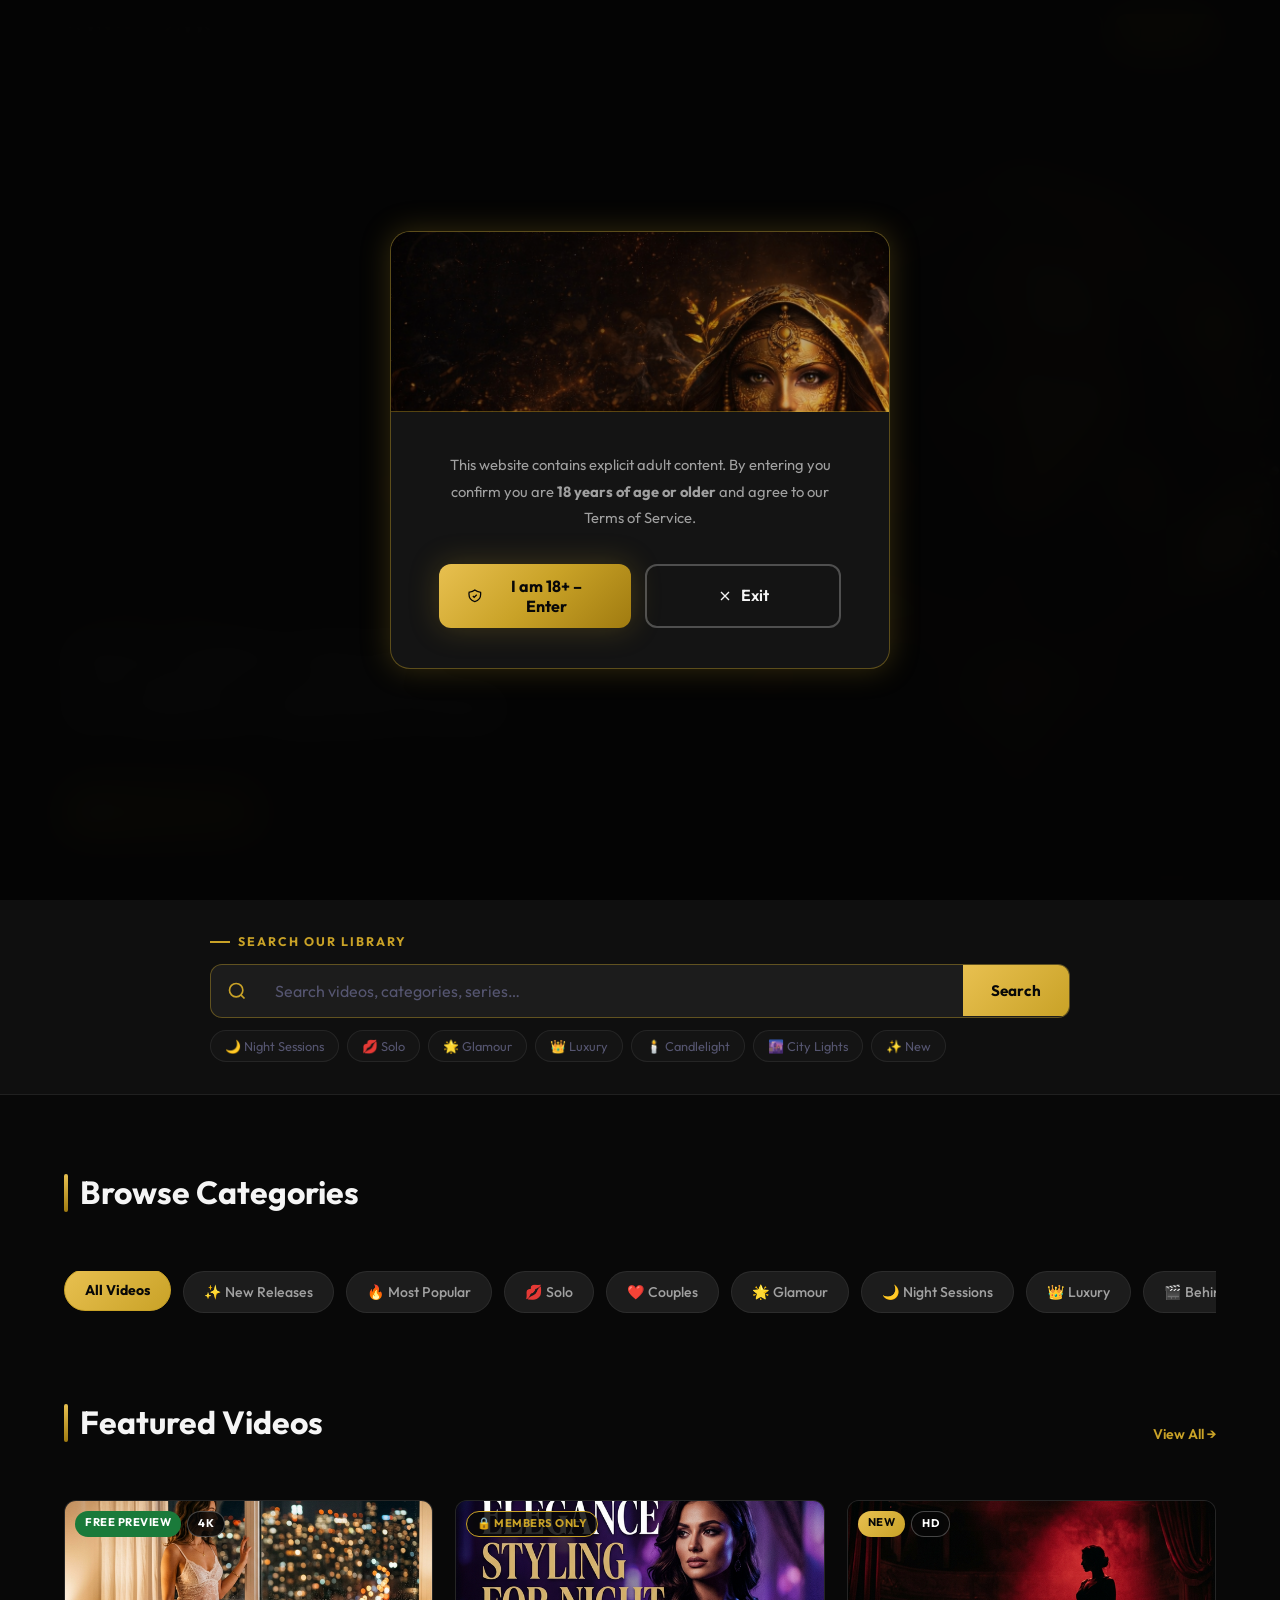
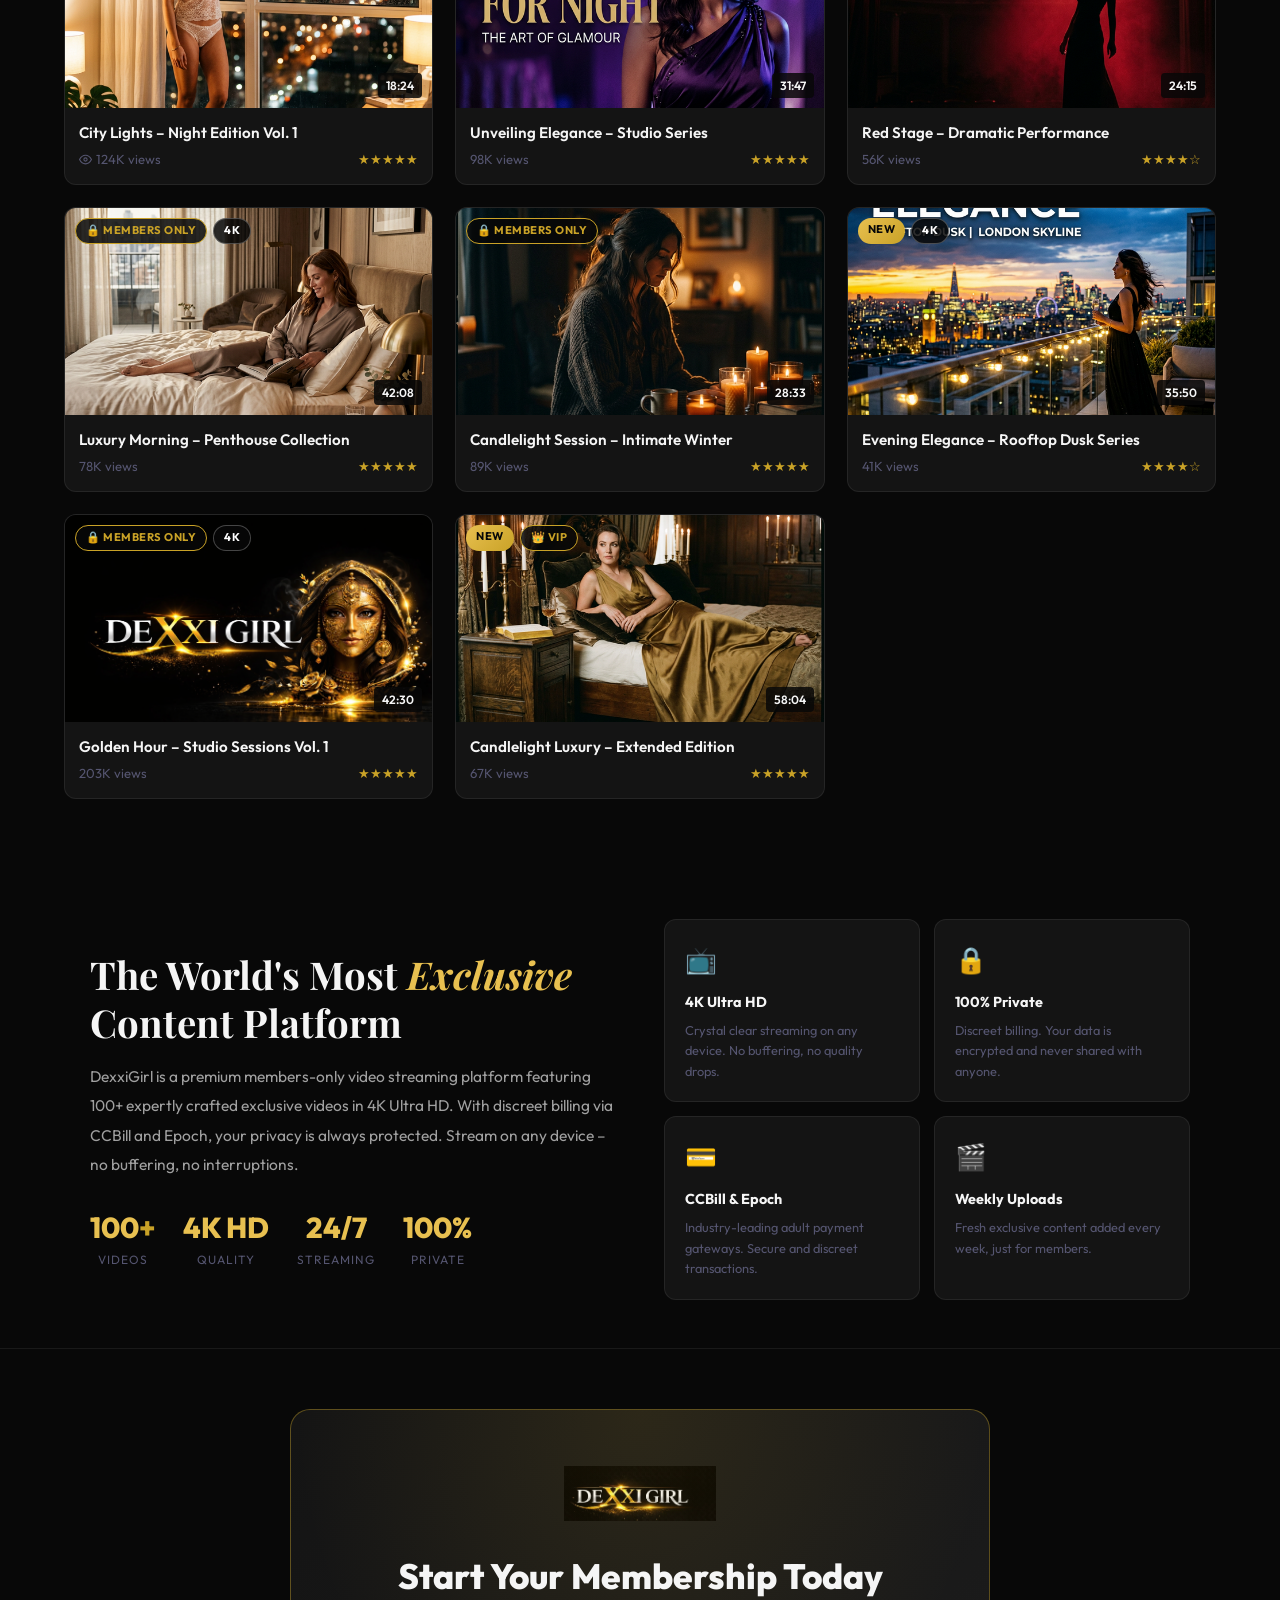
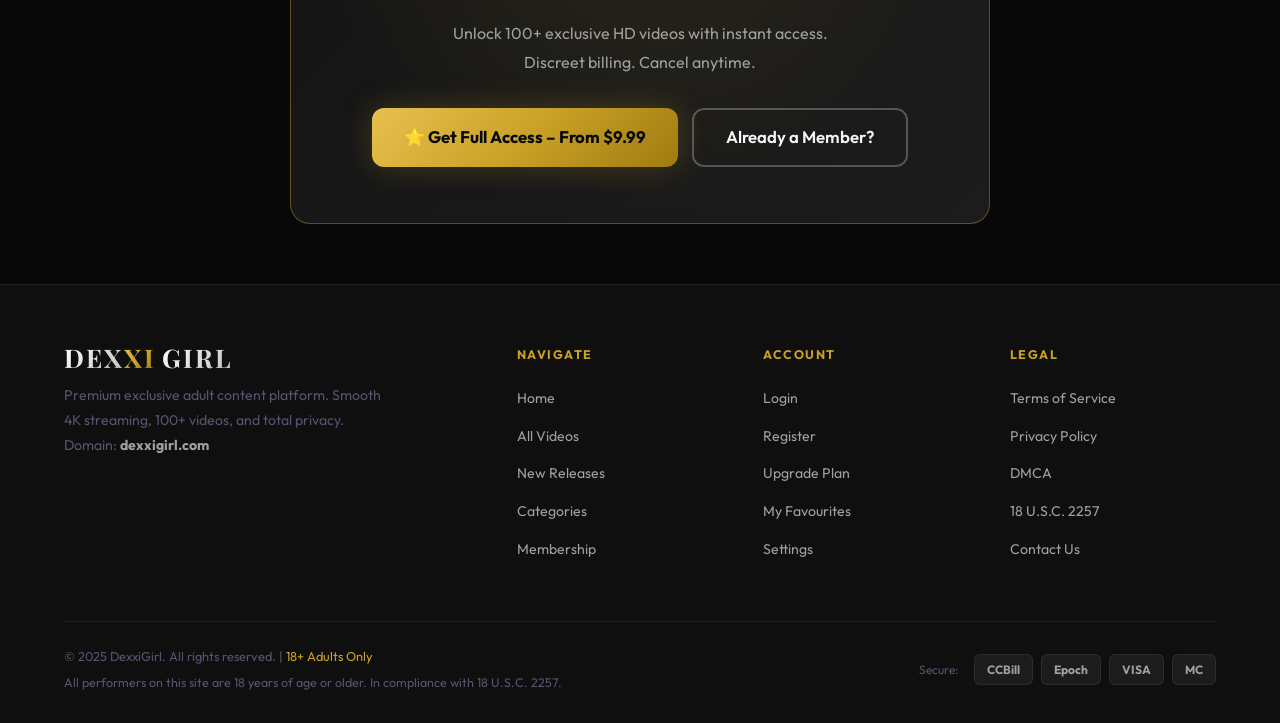
<file: index.html>
<!DOCTYPE html>
<html lang="en">

<head>
  <meta charset="UTF-8" />
  <meta name="viewport" content="width=device-width,initial-scale=1.0" />
  <meta name="description"
    content="DexxiGirl – Premium adult video streaming. 100+ exclusive 4K HD videos with smooth streaming and discreet billing." />
  <title>DexxiGirl – Premium Exclusive Content</title>
  <link rel="stylesheet" href="assets/style.css" />
  <link rel="icon"
    href="data:image/svg+xml,<svg xmlns='http://www.w3.org/2000/svg' viewBox='0 0 100 100'><text y='.9em' font-size='90'>⭐</text></svg>" />
</head>

<body>

  <!-- ========== AGE GATE ========== -->
  <div class="age-gate-overlay" id="ageGate">
    <div class="age-gate-box" style="padding:0; overflow:hidden;">
      <div style="width:100%; height:180px; background:url('assets/images/73A2B820-CAC5-4400-B110-3E7BB420D090.png') center top / cover no-repeat; border-bottom:1px solid var(--border-accent);"></div>
      <div style="padding:40px 48px;">
      <p>This website contains explicit adult content. By entering you confirm you are <strong>18 years of age or
          older</strong> and agree to our Terms of Service.</p>
      <div class="age-gate-btn-group">
        <button class="btn btn-primary" onclick="enterSite()">
          <svg width="16" height="16" fill="none" stroke="currentColor" stroke-width="2" viewBox="0 0 24 24">
            <path
              d="M9 12l2 2 4-4m5.618-4.016A11.955 11.955 0 0112 2.944a11.955 11.955 0 01-8.618 3.04A12.02 12.02 0 003 9c0 5.591 3.824 10.29 9 11.622C17.176 19.29 21 14.591 21 9c0-1.09-.153-2.148-.435-3.148z" />
          </svg>
          I am 18+ – Enter
        </button>
        <a href="https://www.google.com" class="btn btn-outline">
          <svg width="16" height="16" fill="none" stroke="currentColor" stroke-width="2" viewBox="0 0 24 24">
            <path d="M6 18L18 6M6 6l12 12" />
          </svg>
          Exit
        </a>
      </div>
      </div>
    </div>
  </div>

  <!-- ========== NAVBAR ========== -->
  <nav class="navbar" id="navbar">
    <a href="index.html" class="logo">
      <span class="logo-dex">DEX</span><span class="logo-xi">XI</span> <span class="logo-girl">GIRL</span>
    </a>
    <ul class="nav-links">
      <li><a href="index.html" class="active">Home</a></li>
      <li><a href="#">Videos</a></li>
      <li><a href="#">Categories</a></li>
      <li><a href="#">New Releases</a></li>
      <li><a href="membership.html">Membership</a></li>
    </ul>
    <div class="nav-actions">
      <div class="nav-search">
        <svg width="15" height="15" fill="none" stroke="currentColor" stroke-width="2" viewBox="0 0 24 24">
          <circle cx="11" cy="11" r="8" />
          <path d="m21 21-4.35-4.35" />
        </svg>
        <input type="text" placeholder="Search videos…" id="searchInput" />
      </div>
      <a href="login.html" class="btn btn-outline" style="padding:9px 20px;font-size:0.9rem;">Sign In</a>
      <a href="membership.html" class="btn btn-primary" style="padding:9px 20px;font-size:0.9rem;">Join Now</a>
      <div class="hamburger" onclick="toggleMobileMenu()">
        <span></span><span></span><span></span>
      </div>
    </div>
  </nav>

  <!-- ========== HERO SLIDESHOW ========== -->
  <section class="hero-slideshow" id="home">

    <!-- NOW PLAYING badge -->
    <div class="now-playing-badge" id="nowPlayingBadge">
      <div class="np-ring"></div>
      NOW PLAYING
    </div>

    <!-- SLIDE 1 -->
    <div class="slide active" id="slide-0">
      <div class="slide-bg" style="background-image:url('assets/images/C3248E61-33A9-42FE-A424-27B1942783BF.png');"></div>
      <div class="slide-gradient"></div>
      <div class="slide-content">
        <div class="slide-label"><span class="dot"></span>✨ New Release</div>
        <h2 class="slide-title">Golden Hour<br />Studio Sessions</h2>
        <p class="slide-subtitle">Exclusive premium content – 4K Ultra HD · 42 min</p>
        <div class="slide-actions">
          <a href="watch.html" class="btn btn-primary">
            <svg width="18" height="18" fill="currentColor" viewBox="0 0 24 24">
              <polygon points="5 3 19 12 5 21 5 3" />
            </svg>
            Watch Preview
          </a>
          <a href="membership.html" class="btn btn-outline"
            style="color:#fff;border-color:rgba(255,255,255,0.3);">Unlock Full</a>
        </div>
      </div>
    </div>

    <!-- SLIDE 2 -->
    <div class="slide" id="slide-1">
      <div class="slide-bg" style="background-image:url('assets/images/slide2.png');"></div>
      <div class="slide-gradient"></div>
      <div class="slide-content">
        <div class="slide-label"><span class="dot"></span>🔥 Most Watched</div>
        <h2 class="slide-title">City Lights<br />Night Edition</h2>
        <p class="slide-subtitle">Our most-streamed series – 4K Ultra HD · 31 min</p>
        <div class="slide-actions">
          <a href="watch.html" class="btn btn-primary">
            <svg width="18" height="18" fill="currentColor" viewBox="0 0 24 24">
              <polygon points="5 3 19 12 5 21 5 3" />
            </svg>
            Watch Preview
          </a>
          <a href="membership.html" class="btn btn-outline"
            style="color:#fff;border-color:rgba(255,255,255,0.3);">Unlock Full</a>
        </div>
      </div>
    </div>

    <!-- SLIDE 3 -->
    <div class="slide" id="slide-2">
      <div class="slide-bg" style="background-image:url('assets/images/slide3.png');"></div>
      <div class="slide-gradient"></div>
      <div class="slide-content">
        <div class="slide-label"><span class="dot"></span>👑 VIP Exclusive</div>
        <h2 class="slide-title">Candlelight<br />Luxury Edition</h2>
        <p class="slide-subtitle">VIP member exclusive – 4K Ultra HD · 58 min</p>
        <div class="slide-actions">
          <a href="membership.html" class="btn btn-primary">
            <svg width="18" height="18" fill="currentColor" viewBox="0 0 24 24">
              <polygon points="5 3 19 12 5 21 5 3" />
            </svg>
            Unlock VIP
          </a>
          <a href="index.html#videos" class="btn btn-outline"
            style="color:#fff;border-color:rgba(255,255,255,0.3);">Browse More</a>
        </div>
      </div>
    </div>

    <!-- Arrows -->
    <button class="slider-prev" onclick="changeSlide(-1)">
      <svg width="20" height="20" fill="none" stroke="currentColor" stroke-width="2.5" viewBox="0 0 24 24">
        <polyline points="15 18 9 12 15 6" />
      </svg>
    </button>
    <button class="slider-next" onclick="changeSlide(1)">
      <svg width="20" height="20" fill="none" stroke="currentColor" stroke-width="2.5" viewBox="0 0 24 24">
        <polyline points="9 18 15 12 9 6" />
      </svg>
    </button>

    <!-- Dots -->
    <div class="slider-dots">
      <div class="slider-dot active" onclick="goToSlide(0)"></div>
      <div class="slider-dot" onclick="goToSlide(1)"></div>
      <div class="slider-dot" onclick="goToSlide(2)"></div>
    </div>
  </section>

  <!-- ========== SEARCH BAR (directly under hero) ========== -->
  <div class="search-hero-section" id="searchSection">
    <div class="search-hero-inner">
      <div class="search-hero-label">Search Our Library</div>
      <div class="search-bar-large">
        <svg width="20" height="20" fill="none" stroke="currentColor" stroke-width="2" viewBox="0 0 24 24">
          <circle cx="11" cy="11" r="8" />
          <path d="m21 21-4.35-4.35" />
        </svg>
        <input type="text" placeholder="Search videos, categories, series…" id="heroSearch"
          oninput="syncSearch(this.value)" />
        <button onclick="doSearch()">Search</button>
      </div>
      <div class="search-tags">
        <span class="search-tag" onclick="quickSearch('Night Sessions')">🌙 Night Sessions</span>
        <span class="search-tag" onclick="quickSearch('Solo')">💋 Solo</span>
        <span class="search-tag" onclick="quickSearch('Glamour')">🌟 Glamour</span>
        <span class="search-tag" onclick="quickSearch('Luxury')">👑 Luxury</span>
        <span class="search-tag" onclick="quickSearch('Candlelight')">🕯️ Candlelight</span>
        <span class="search-tag" onclick="quickSearch('City Lights')">🌆 City Lights</span>
        <span class="search-tag" onclick="quickSearch('New')">✨ New</span>
      </div>
    </div>
  </div>


  <!-- ========== CATEGORIES ========== -->
  <section class="section" id="featured">
    <div class="section-header">
      <h2 class="section-title">Browse Categories</h2>
    </div>
    <div class="categories-scroll">
      <div class="category-chip active" onclick="filterCategory(this,'all')">All Videos</div>
      <div class="category-chip" onclick="filterCategory(this,'new')">✨ New Releases</div>
      <div class="category-chip" onclick="filterCategory(this,'popular')">🔥 Most Popular</div>
      <div class="category-chip" onclick="filterCategory(this,'solo')">💋 Solo</div>
      <div class="category-chip" onclick="filterCategory(this,'couple')">❤️ Couples</div>
      <div class="category-chip" onclick="filterCategory(this,'glamour')">🌟 Glamour</div>
      <div class="category-chip" onclick="filterCategory(this,'night')">🌙 Night Sessions</div>
      <div class="category-chip" onclick="filterCategory(this,'luxury')">👑 Luxury</div>
      <div class="category-chip" onclick="filterCategory(this,'bts')">🎬 Behind The Scenes</div>
    </div>
  </section>

  <!-- ========== FEATURED VIDEOS ========== -->
  <section class="section" style="padding-top:0;" id="videos">
    <div class="section-header">
      <h2 class="section-title">Featured Videos</h2>
      <a href="#" class="view-all">View All →</a>
    </div>
    <div class="video-grid" id="videoGrid">

      <div class="video-card" data-cat="popular" onclick="openVideo(1)">
        <div class="thumb-container">
          <img src="assets/images/thumb7.png" alt="City Lights – Night Edition" loading="lazy" />
          <div class="thumb-overlay">
            <div class="play-btn-large"><svg width="22" height="22" viewBox="0 0 24 24">
                <polygon points="5 3 19 12 5 21 5 3" />
              </svg></div>
          </div>
          <div class="thumb-badges"><span class="badge badge-free">Free Preview</span><span
              class="badge badge-hd">4K</span></div>
          <div class="card-duration">18:24</div>
        </div>
        <div class="card-body">
          <div class="card-title">City Lights – Night Edition Vol. 1</div>
          <div class="card-meta">
            <span class="card-views" style="display:flex;align-items:center;gap:4px;"><svg width="13" height="13"
                fill="none" stroke="currentColor" stroke-width="2" viewBox="0 0 24 24">
                <path d="M1 12s4-8 11-8 11 8 11 8-4 8-11 8-11-8-11-8z" />
                <circle cx="12" cy="12" r="3" />
              </svg> 124K views</span>
            <span class="card-rating">★★★★★</span>
          </div>
        </div>
      </div>

      <div class="video-card" data-cat="glamour" onclick="promptUpgrade()">
        <div class="thumb-container">
          <img src="assets/images/thumb5.png" alt="Glamour Night" loading="lazy" />
          <div class="thumb-overlay">
            <div class="play-btn-large"><svg width="22" height="22" viewBox="0 0 24 24">
                <polygon points="5 3 19 12 5 21 5 3" />
              </svg></div>
          </div>
          <div class="thumb-badges"><span class="badge badge-lock">🔒 Members Only</span></div>
          <div class="card-duration">31:47</div>
          <div class="locked-overlay"><svg width="28" height="28" fill="none" stroke="currentColor" stroke-width="2"
              viewBox="0 0 24 24">
              <rect x="3" y="11" width="18" height="11" rx="2" ry="2" />
              <path d="M7 11V7a5 5 0 0110 0v4" />
            </svg><span>Members Only</span></div>
        </div>
        <div class="card-body">
          <div class="card-title">Unveiling Elegance – Studio Series</div>
          <div class="card-meta"><span>98K views</span><span class="card-rating">★★★★★</span></div>
        </div>
      </div>

      <div class="video-card" data-cat="new" onclick="promptUpgrade()">
        <div class="thumb-container">
          <img src="assets/images/thumb4.png" alt="Red Stage" loading="lazy" />
          <div class="thumb-overlay">
            <div class="play-btn-large"><svg width="22" height="22" viewBox="0 0 24 24">
                <polygon points="5 3 19 12 5 21 5 3" />
              </svg></div>
          </div>
          <div class="thumb-badges"><span class="badge badge-new">New</span><span class="badge badge-hd">HD</span></div>
          <div class="card-duration">24:15</div>
          <div class="locked-overlay"><svg width="28" height="28" fill="none" stroke="currentColor" stroke-width="2"
              viewBox="0 0 24 24">
              <rect x="3" y="11" width="18" height="11" rx="2" ry="2" />
              <path d="M7 11V7a5 5 0 0110 0v4" />
            </svg><span>Members Only</span></div>
        </div>
        <div class="card-body">
          <div class="card-title">Red Stage – Dramatic Performance</div>
          <div class="card-meta"><span>56K views</span><span class="card-rating">★★★★☆</span></div>
        </div>
      </div>

      <div class="video-card" data-cat="luxury" onclick="promptUpgrade()">
        <div class="thumb-container">
          <img src="assets/images/thumb6.png" alt="Luxury Suite" loading="lazy" />
          <div class="thumb-overlay">
            <div class="play-btn-large"><svg width="22" height="22" viewBox="0 0 24 24">
                <polygon points="5 3 19 12 5 21 5 3" />
              </svg></div>
          </div>
          <div class="thumb-badges"><span class="badge badge-lock">🔒 Members Only</span><span
              class="badge badge-hd">4K</span></div>
          <div class="card-duration">42:08</div>
          <div class="locked-overlay"><svg width="28" height="28" fill="none" stroke="currentColor" stroke-width="2"
              viewBox="0 0 24 24">
              <rect x="3" y="11" width="18" height="11" rx="2" ry="2" />
              <path d="M7 11V7a5 5 0 0110 0v4" />
            </svg><span>Members Only</span></div>
        </div>
        <div class="card-body">
          <div class="card-title">Luxury Morning – Penthouse Collection</div>
          <div class="card-meta"><span>78K views</span><span class="card-rating">★★★★★</span></div>
        </div>
      </div>

      <div class="video-card" data-cat="solo" onclick="promptUpgrade()">
        <div class="thumb-container">
          <img src="assets/images/thumb1.png" alt="Candlelight Session" loading="lazy" />
          <div class="thumb-overlay">
            <div class="play-btn-large"><svg width="22" height="22" viewBox="0 0 24 24">
                <polygon points="5 3 19 12 5 21 5 3" />
              </svg></div>
          </div>
          <div class="thumb-badges"><span class="badge badge-lock">🔒 Members Only</span></div>
          <div class="card-duration">28:33</div>
          <div class="locked-overlay"><svg width="28" height="28" fill="none" stroke="currentColor" stroke-width="2"
              viewBox="0 0 24 24">
              <rect x="3" y="11" width="18" height="11" rx="2" ry="2" />
              <path d="M7 11V7a5 5 0 0110 0v4" />
            </svg><span>Members Only</span></div>
        </div>
        <div class="card-body">
          <div class="card-title">Candlelight Session – Intimate Winter</div>
          <div class="card-meta"><span>89K views</span><span class="card-rating">★★★★★</span></div>
        </div>
      </div>

      <div class="video-card" data-cat="night" onclick="promptUpgrade()">
        <div class="thumb-container">
          <img src="assets/images/thumb8.png" alt="Evening Elegance" loading="lazy" />
          <div class="thumb-overlay">
            <div class="play-btn-large"><svg width="22" height="22" viewBox="0 0 24 24">
                <polygon points="5 3 19 12 5 21 5 3" />
              </svg></div>
          </div>
          <div class="thumb-badges"><span class="badge badge-new">New</span><span class="badge badge-hd">4K</span></div>
          <div class="card-duration">35:50</div>
          <div class="locked-overlay"><svg width="28" height="28" fill="none" stroke="currentColor" stroke-width="2"
              viewBox="0 0 24 24">
              <rect x="3" y="11" width="18" height="11" rx="2" ry="2" />
              <path d="M7 11V7a5 5 0 0110 0v4" />
            </svg><span>Members Only</span></div>
        </div>
        <div class="card-body">
          <div class="card-title">Evening Elegance – Rooftop Dusk Series</div>
          <div class="card-meta"><span>41K views</span><span class="card-rating">★★★★☆</span></div>
        </div>
      </div>

      <div class="video-card" data-cat="popular" onclick="promptUpgrade()">
        <div class="thumb-container">
          <img src="assets/images/C3248E61-33A9-42FE-A424-27B1942783BF.png" alt="Golden Hour" loading="lazy" style="object-position:center top;" />
          <div class="thumb-overlay">
            <div class="play-btn-large"><svg width="22" height="22" viewBox="0 0 24 24">
                <polygon points="5 3 19 12 5 21 5 3" />
              </svg></div>
          </div>
          <div class="thumb-badges"><span class="badge badge-lock">🔒 Members Only</span><span
              class="badge badge-hd">4K</span></div>
          <div class="card-duration">42:30</div>
          <div class="locked-overlay"><svg width="28" height="28" fill="none" stroke="currentColor" stroke-width="2"
              viewBox="0 0 24 24">
              <rect x="3" y="11" width="18" height="11" rx="2" ry="2" />
              <path d="M7 11V7a5 5 0 0110 0v4" />
            </svg><span>Members Only</span></div>
        </div>
        <div class="card-body">
          <div class="card-title">Golden Hour – Studio Sessions Vol. 1</div>
          <div class="card-meta"><span>203K views</span><span class="card-rating">★★★★★</span></div>
        </div>
      </div>

      <div class="video-card" data-cat="couple" onclick="promptUpgrade()">
        <div class="thumb-container">
          <img src="assets/images/slide3.png" alt="Luxury Candlelight" loading="lazy" />
          <div class="thumb-overlay">
            <div class="play-btn-large"><svg width="22" height="22" viewBox="0 0 24 24">
                <polygon points="5 3 19 12 5 21 5 3" />
              </svg></div>
          </div>
          <div class="thumb-badges"><span class="badge badge-new">New</span><span class="badge badge-lock">👑 VIP</span>
          </div>
          <div class="card-duration">58:04</div>
          <div class="locked-overlay"><svg width="28" height="28" fill="none" stroke="currentColor" stroke-width="2"
              viewBox="0 0 24 24">
              <rect x="3" y="11" width="18" height="11" rx="2" ry="2" />
              <path d="M7 11V7a5 5 0 0110 0v4" />
            </svg><span>VIP Only</span></div>
        </div>
        <div class="card-body">
          <div class="card-title">Candlelight Luxury – Extended Edition</div>
          <div class="card-meta"><span>67K views</span><span class="card-rating">★★★★★</span></div>
        </div>
      </div>

    </div>
  </section>


  <!-- ========== PLATFORM INFO (moved to bottom for scroll discovery) ========== -->
  <section class="description-section" style="margin-top:0;">
    <div class="description-inner">
      <div class="desc-left">
        <h2>The World's Most <em>Exclusive</em> Content Platform</h2>
        <p>DexxiGirl is a premium members-only video streaming platform featuring 100+ expertly crafted exclusive videos in 4K Ultra HD. With discreet billing via CCBill and Epoch, your privacy is always protected. Stream on any device – no buffering, no interruptions.</p>
        <div class="desc-stat-row">
          <div class="desc-stat"><div class="desc-stat-val">100<span style="color:var(--accent-gold)">+</span></div><div class="desc-stat-lbl">Videos</div></div>
          <div class="desc-stat"><div class="desc-stat-val">4K HD</div><div class="desc-stat-lbl">Quality</div></div>
          <div class="desc-stat"><div class="desc-stat-val">24/7</div><div class="desc-stat-lbl">Streaming</div></div>
          <div class="desc-stat"><div class="desc-stat-val">100%</div><div class="desc-stat-lbl">Private</div></div>
        </div>
      </div>
      <div class="desc-right">
        <div class="desc-feature-box"><div class="icon">📺</div><h4>4K Ultra HD</h4><p>Crystal clear streaming on any device. No buffering, no quality drops.</p></div>
        <div class="desc-feature-box"><div class="icon">🔒</div><h4>100% Private</h4><p>Discreet billing. Your data is encrypted and never shared with anyone.</p></div>
        <div class="desc-feature-box"><div class="icon">💳</div><h4>CCBill &amp; Epoch</h4><p>Industry-leading adult payment gateways. Secure and discreet transactions.</p></div>
        <div class="desc-feature-box"><div class="icon">🎬</div><h4>Weekly Uploads</h4><p>Fresh exclusive content added every week, just for members.</p></div>
      </div>
    </div>
  </section>

  <!-- ========== JOIN CTA ========== -->
  <section class="section fade-in-up" style="padding:60px 5%;">
    <div style="max-width:700px;margin:0 auto;text-align:center;">
      <div style="background:linear-gradient(135deg,var(--bg-card),var(--bg-elevated));border:1px solid var(--border-accent);border-radius:var(--radius-lg);padding:56px 44px;position:relative;overflow:hidden;">
        <div style="position:absolute;inset:0;background:radial-gradient(ellipse at 50% 0%,rgba(201,162,39,0.12),transparent 70%);pointer-events:none;"></div>
        <div style="text-align:center;margin-bottom:20px;"><img src="assets/images/1C4F20FC-8848-4442-AA99-162E4B3BBF7E%202.png" alt="DEXXI GIRL" style="max-height:55px;display:inline-block;"/></div>
        <h2 style="font-size:clamp(1.5rem,3vw,2.2rem);font-weight:800;margin-bottom:14px;position:relative;">Start Your Membership Today</h2>
        <p style="color:var(--text-secondary);margin-bottom:32px;font-size:1rem;line-height:1.8;position:relative;">Unlock 100+ exclusive HD videos with instant access.<br/>Discreet billing. Cancel anytime.</p>
        <div style="display:flex;gap:14px;justify-content:center;flex-wrap:wrap;position:relative;">
          <a href="membership.html" class="btn btn-primary" style="font-size:1.05rem;padding:14px 32px;">⭐ Get Full Access – From $9.99</a>
          <a href="login.html" class="btn btn-outline" style="font-size:1.05rem;padding:14px 32px;">Already a Member?</a>
        </div>
      </div>
    </div>
  </section>

  <!-- ========== FOOTER ========== -->
  <footer class="footer">
    <div class="footer-grid">
      <div class="footer-brand">
        <div class="logo"><span class="logo-dex">DEX</span><span class="logo-xi">XI</span> <span class="logo-girl">GIRL</span></div>
        <p>Premium exclusive adult content platform. Smooth 4K streaming, 100+ videos, and total privacy. Domain:
          <strong style="color:var(--text-secondary);">dexxigirl.com</strong></p>
      </div>
      <div class="footer-col">
        <h4>Navigate</h4>
        <ul>
          <li><a href="index.html">Home</a></li>
          <li><a href="#">All Videos</a></li>
          <li><a href="#">New Releases</a></li>
          <li><a href="#">Categories</a></li>
          <li><a href="membership.html">Membership</a></li>
        </ul>
      </div>
      <div class="footer-col">
        <h4>Account</h4>
        <ul>
          <li><a href="login.html">Login</a></li>
          <li><a href="login.html">Register</a></li>
          <li><a href="membership.html">Upgrade Plan</a></li>
          <li><a href="#">My Favourites</a></li>
          <li><a href="#">Settings</a></li>
        </ul>
      </div>
      <div class="footer-col">
        <h4>Legal</h4>
        <ul>
          <li><a href="#">Terms of Service</a></li>
          <li><a href="#">Privacy Policy</a></li>
          <li><a href="#">DMCA</a></li>
          <li><a href="#">18 U.S.C. 2257</a></li>
          <li><a href="#">Contact Us</a></li>
        </ul>
      </div>
    </div>
    <div class="footer-bottom">
      <div>
        <p>© 2025 DexxiGirl. All rights reserved. | <a href="#" style="color:var(--accent-gold);">18+ Adults Only</a>
        </p>
        <p style="margin-top:6px;font-size:0.78rem;">All performers on this site are 18 years of age or older. In
          compliance with 18 U.S.C. 2257.</p>
      </div>
      <div class="payment-icons">
        <span style="font-size:0.75rem;color:var(--text-muted);margin-right:8px;">Secure:</span>
        <span class="payment-icon">CCBill</span>
        <span class="payment-icon">Epoch</span>
        <span class="payment-icon">VISA</span>
        <span class="payment-icon">MC</span>
      </div>
    </div>
  </footer>

  <!-- TOAST -->
  <div class="toast" id="toast">
    <span id="toastMsg">Members only – Join to watch!</span>
  </div>

  <script src="assets/main.js"></script>
</body>

</html>
</file>
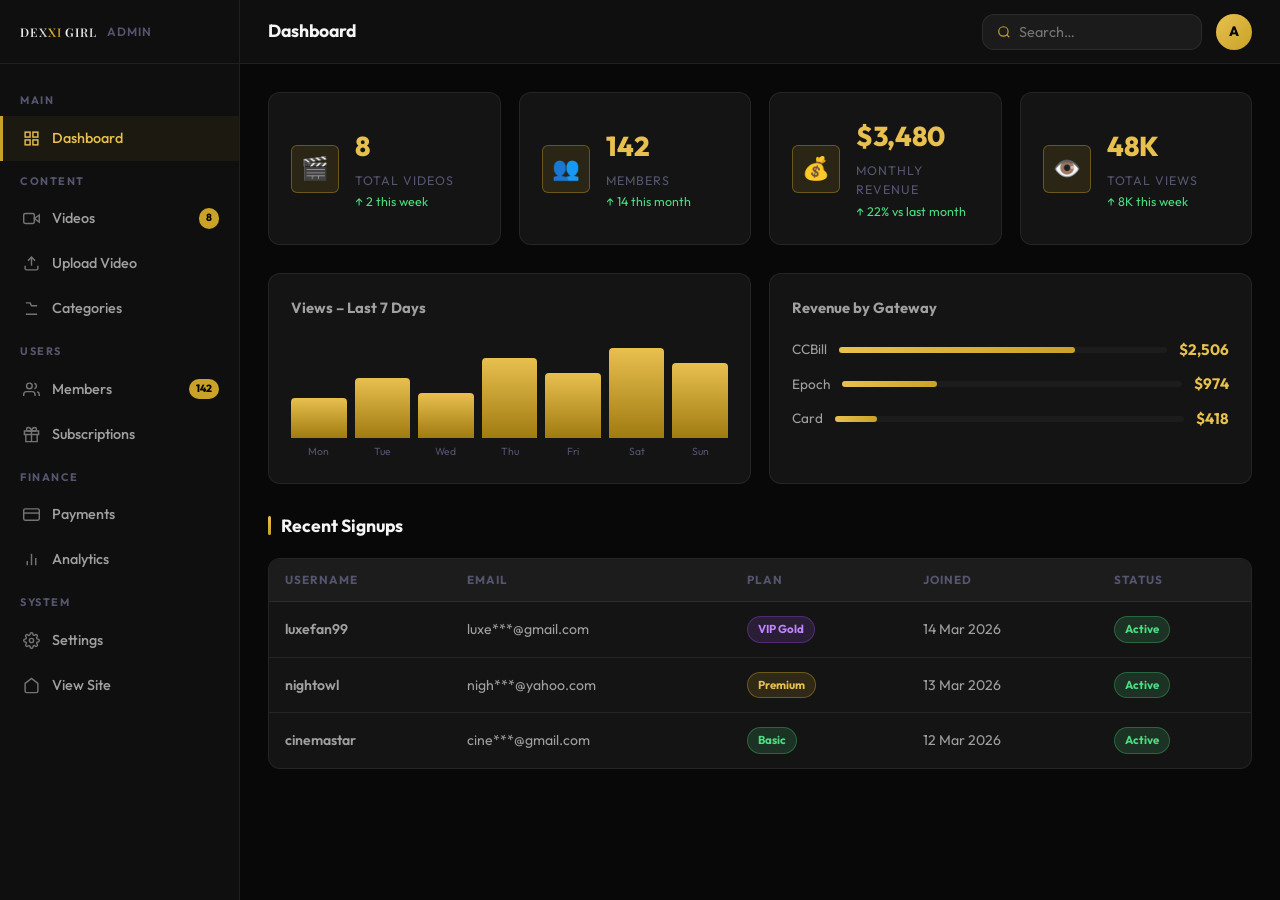
<file: admin.html>
<!DOCTYPE html>
<html lang="en">
<head>
  <meta charset="UTF-8"/>
  <meta name="viewport" content="width=device-width,initial-scale=1.0"/>
  <title>Admin Dashboard – DEXXIGIRL</title>
  <link rel="stylesheet" href="assets/style.css"/>
  <style>
    /* ── ADMIN LAYOUT ── */
    body{overflow-x:hidden;}
    .admin-wrap{display:flex;min-height:100vh;padding-top:0;}

    /* Sidebar */
    .sidebar{
      width:240px;flex-shrink:0;
      background:var(--bg-secondary);
      border-right:1px solid var(--border);
      display:flex;flex-direction:column;
      position:fixed;top:0;left:0;bottom:0;
      z-index:200;transition:.3s ease;
      overflow-y:auto;
    }
    .sidebar-logo{
      padding:22px 20px;
      border-bottom:1px solid var(--border);
      display:flex;align-items:center;gap:10px;
      flex-shrink:0;
    }
    .sidebar-logo span{font-size:0.75rem;color:var(--text-muted);font-weight:600;text-transform:uppercase;letter-spacing:1px;}
    .sidebar-nav{padding:16px 0;flex:1;}
    .nav-group-label{
      font-size:0.68rem;font-weight:700;text-transform:uppercase;
      letter-spacing:1.5px;color:var(--text-muted);
      padding:12px 20px 6px;
    }
    .nav-item{
      display:flex;align-items:center;gap:12px;
      padding:11px 20px;
      font-size:0.9rem;font-weight:500;color:var(--text-secondary);
      cursor:pointer;transition:.2s ease;
      border-left:3px solid transparent;
      text-decoration:none;
    }
    .nav-item:hover{color:var(--text-primary);background:rgba(255,255,255,0.04);}
    .nav-item.active{
      color:var(--accent-gold-light);
      border-left-color:var(--accent-gold);
      background:rgba(201,162,39,0.07);
    }
    .nav-item svg{flex-shrink:0;opacity:0.7;}
    .nav-item.active svg{opacity:1;}
    .nav-badge{
      margin-left:auto;
      background:var(--accent-gold);color:#080808;
      font-size:0.65rem;font-weight:800;
      padding:2px 7px;border-radius:100px;
    }

    /* Main content */
    .admin-main{
      margin-left:240px;flex:1;
      min-height:100vh;
      background:var(--bg-primary);
    }

    /* Top bar */
    .admin-topbar{
      height:64px;
      background:var(--bg-secondary);
      border-bottom:1px solid var(--border);
      display:flex;align-items:center;justify-content:space-between;
      padding:0 28px;
      position:sticky;top:0;z-index:100;
    }
    .topbar-title{font-size:1.1rem;font-weight:700;}
    .topbar-right{display:flex;align-items:center;gap:14px;}
    .admin-avatar{
      width:36px;height:36px;border-radius:50%;
      background:linear-gradient(135deg,var(--accent-gold-light),var(--accent-gold));
      display:flex;align-items:center;justify-content:center;
      font-weight:800;font-size:0.85rem;color:#080808;cursor:pointer;
    }

    /* Content area */
    .admin-content{padding:28px;}

    /* Stat cards */
    .stat-grid{display:grid;grid-template-columns:repeat(auto-fit,minmax(200px,1fr));gap:18px;margin-bottom:28px;}
    .stat-card{
      background:var(--bg-card);border:1px solid var(--border);
      border-radius:var(--radius-md);padding:22px;
      display:flex;align-items:center;gap:16px;
      transition:var(--transition);
    }
    .stat-card:hover{border-color:var(--border-accent);transform:translateY(-2px);}
    .stat-icon{
      width:48px;height:48px;border-radius:var(--radius-sm);
      background:rgba(201,162,39,0.12);border:1px solid var(--border-accent);
      display:flex;align-items:center;justify-content:center;font-size:1.4rem;flex-shrink:0;
    }
    .stat-info .val{font-size:1.7rem;font-weight:800;color:var(--accent-gold-light);}
    .stat-info .lbl{font-size:0.78rem;color:var(--text-muted);text-transform:uppercase;letter-spacing:1px;margin-top:2px;}
    .stat-info .chg{font-size:0.78rem;color:#4ade80;margin-top:2px;}

    /* Section header */
    .section-hd{
      display:flex;align-items:center;justify-content:space-between;
      margin-bottom:18px;flex-wrap:wrap;gap:10px;
    }
    .section-hd h2{font-size:1.1rem;font-weight:700;display:flex;align-items:center;gap:10px;}
    .section-hd h2::before{content:'';width:3px;height:1.1em;background:linear-gradient(to bottom,var(--accent-gold-light),var(--accent-gold));border-radius:2px;}

    /* Table */
    .admin-table-wrap{
      background:var(--bg-card);border:1px solid var(--border);
      border-radius:var(--radius-md);overflow:hidden;margin-bottom:28px;
    }
    .admin-table{width:100%;border-collapse:collapse;font-size:0.88rem;}
    .admin-table th{
      background:var(--bg-elevated);
      padding:12px 16px;text-align:left;
      font-size:0.73rem;font-weight:700;text-transform:uppercase;
      letter-spacing:1px;color:var(--text-muted);
      border-bottom:1px solid var(--border);
    }
    .admin-table td{
      padding:14px 16px;
      border-bottom:1px solid var(--border);
      color:var(--text-secondary);
      vertical-align:middle;
    }
    .admin-table tr:last-child td{border-bottom:none;}
    .admin-table tr:hover td{background:rgba(255,255,255,0.02);}
    .tbl-thumb{
      width:60px;height:38px;border-radius:6px;
      object-fit:cover;
    }
    .tbl-title{color:var(--text-primary);font-weight:600;}

    /* Badges */
    .pill{display:inline-flex;align-items:center;padding:3px 10px;border-radius:100px;font-size:0.72rem;font-weight:700;}
    .pill-free{background:rgba(74,222,128,0.15);color:#4ade80;border:1px solid rgba(74,222,128,0.3);}
    .pill-paid{background:rgba(201,162,39,0.15);color:var(--accent-gold-light);border:1px solid var(--border-accent);}
    .pill-vip{background:rgba(168,85,247,0.15);color:#c084fc;border:1px solid rgba(168,85,247,0.3);}
    .pill-active{background:rgba(74,222,128,0.15);color:#4ade80;border:1px solid rgba(74,222,128,0.3);}
    .pill-suspended{background:rgba(239,68,68,0.15);color:#f87171;border:1px solid rgba(239,68,68,0.3);}

    /* Action btns */
    .tbl-actions{display:flex;gap:6px;}
    .act-btn{
      padding:5px 12px;border-radius:6px;font-size:0.78rem;font-weight:600;
      cursor:pointer;transition:.2s ease;border:1px solid var(--border);
      background:var(--bg-elevated);color:var(--text-secondary);
    }
    .act-btn:hover{border-color:var(--accent-gold);color:var(--accent-gold);}
    .act-btn.danger:hover{border-color:#f87171;color:#f87171;}

    /* Upload form card */
    .upload-card{
      background:var(--bg-card);border:1px solid var(--border);
      border-radius:var(--radius-md);padding:24px;margin-bottom:28px;
    }
    .form-row{display:grid;grid-template-columns:1fr 1fr;gap:16px;margin-bottom:16px;}
    .form-row.full{grid-template-columns:1fr;}
    .adm-label{display:block;font-size:0.8rem;font-weight:600;color:var(--text-secondary);margin-bottom:7px;}
    .adm-input,.adm-select,.adm-textarea{
      width:100%;background:var(--bg-elevated);
      border:1px solid var(--border);border-radius:var(--radius-sm);
      padding:11px 14px;color:var(--text-primary);
      font-family:'Outfit',sans-serif;font-size:0.9rem;outline:none;
      transition:.2s ease;
    }
    .adm-input:focus,.adm-select:focus,.adm-textarea:focus{
      border-color:var(--accent-gold);background:rgba(201,162,39,0.05);
    }
    .adm-select{appearance:none;cursor:pointer;}
    .adm-textarea{resize:vertical;min-height:90px;}
    .upload-zone{
      border:2px dashed var(--border);border-radius:var(--radius-md);
      padding:32px;text-align:center;cursor:pointer;
      transition:.2s ease;background:var(--bg-elevated);
    }
    .upload-zone:hover{border-color:var(--accent-gold);background:rgba(201,162,39,0.04);}
    .upload-zone .uz-icon{font-size:2rem;margin-bottom:10px;}
    .upload-zone p{color:var(--text-muted);font-size:0.85rem;}
    .upload-zone strong{color:var(--accent-gold);}

    /* Charts placeholder */
    .chart-grid{display:grid;grid-template-columns:1fr 1fr;gap:18px;margin-bottom:28px;}
    .chart-card{
      background:var(--bg-card);border:1px solid var(--border);
      border-radius:var(--radius-md);padding:22px;
    }
    .chart-card h3{font-size:0.92rem;font-weight:700;margin-bottom:18px;color:var(--text-secondary);}
    .bar-chart{display:flex;align-items:flex-end;gap:8px;height:100px;}
    .bar{
      flex:1;border-radius:4px 4px 0 0;min-height:8px;
      background:linear-gradient(to top,var(--accent-gold-dark),var(--accent-gold-light));
      transition:.3s ease;cursor:pointer;position:relative;
    }
    .bar:hover{filter:brightness(1.2);}
    .bar-labels{display:flex;gap:8px;margin-top:6px;}
    .bar-lbl{flex:1;text-align:center;font-size:0.65rem;color:var(--text-muted);}
    .revenue-list{display:flex;flex-direction:column;gap:10px;}
    .rev-item{display:flex;align-items:center;justify-content:space-between;}
    .rev-item .rev-label{font-size:0.85rem;color:var(--text-secondary);}
    .rev-item .rev-val{font-size:0.95rem;font-weight:700;color:var(--accent-gold-light);}
    .rev-bar-wrap{flex:1;height:6px;background:var(--bg-elevated);border-radius:3px;margin:0 12px;}
    .rev-bar-fill{height:100%;border-radius:3px;background:linear-gradient(90deg,var(--accent-gold-light),var(--accent-gold));}

    /* Tab system */
    .admin-tabs{display:flex;gap:4px;background:var(--bg-elevated);border-radius:var(--radius-md);padding:4px;margin-bottom:22px;width:fit-content;}
    .admin-tab{
      padding:8px 20px;border-radius:var(--radius-sm);font-size:0.88rem;font-weight:600;
      cursor:pointer;color:var(--text-muted);transition:.2s ease;
    }
    .admin-tab.active{background:linear-gradient(135deg,var(--accent-gold-light),var(--accent-gold));color:#080808;}

    /* Page sections controlled by tabs */
    .admin-page{display:none;}
    .admin-page.active{display:block;}

    /* Sidebar mobile toggle */
    .sidebar-toggle{
      display:none;position:fixed;bottom:20px;right:20px;z-index:500;
      width:50px;height:50px;border-radius:50%;
      background:linear-gradient(135deg,var(--accent-gold-light),var(--accent-gold));
      border:none;cursor:pointer;font-size:1.3rem;
      box-shadow:var(--shadow-glow);
    }

    @media(max-width:900px){
      .sidebar{transform:translateX(-100%);}.sidebar.open{transform:translateX(0);}
      .admin-main{margin-left:0;}
      .sidebar-toggle{display:flex;align-items:center;justify-content:center;}
      .form-row{grid-template-columns:1fr;}
      .chart-grid{grid-template-columns:1fr;}
    }
  </style>
</head>
<body>
<div class="admin-wrap">

  <!-- ── SIDEBAR ── -->
  <aside class="sidebar" id="sidebar">
    <div class="sidebar-logo">
      <div class="logo" style="font-size:1.2rem;">
        <span class="logo-dex">DEX</span><span class="logo-xi">XI</span> <span class="logo-girl">GIRL</span>
      </div>
      <span>Admin</span>
    </div>

    <nav class="sidebar-nav">
      <div class="nav-group-label">Main</div>
      <a class="nav-item active" onclick="showPage('dashboard',this)">
        <svg width="17" height="17" fill="none" stroke="currentColor" stroke-width="2" viewBox="0 0 24 24"><rect x="3" y="3" width="7" height="7"/><rect x="14" y="3" width="7" height="7"/><rect x="3" y="14" width="7" height="7"/><rect x="14" y="14" width="7" height="7"/></svg>
        Dashboard
      </a>

      <div class="nav-group-label">Content</div>
      <a class="nav-item" onclick="showPage('videos',this)">
        <svg width="17" height="17" fill="none" stroke="currentColor" stroke-width="2" viewBox="0 0 24 24"><polygon points="23 7 16 12 23 17 23 7"/><rect x="1" y="5" width="15" height="14" rx="2"/></svg>
        Videos
        <span class="nav-badge">8</span>
      </a>
      <a class="nav-item" onclick="showPage('upload',this)">
        <svg width="17" height="17" fill="none" stroke="currentColor" stroke-width="2" viewBox="0 0 24 24"><path d="M21 15v4a2 2 0 01-2 2H5a2 2 0 01-2-2v-4"/><polyline points="17 8 12 3 7 8"/><line x1="12" y1="3" x2="12" y2="15"/></svg>
        Upload Video
      </a>
      <a class="nav-item" onclick="showPage('categories',this)">
        <svg width="17" height="17" fill="none" stroke="currentColor" stroke-width="2" viewBox="0 0 24 24"><path d="M4 20h16M4 4h6l2 4h8"/></svg>
        Categories
      </a>

      <div class="nav-group-label">Users</div>
      <a class="nav-item" onclick="showPage('members',this)">
        <svg width="17" height="17" fill="none" stroke="currentColor" stroke-width="2" viewBox="0 0 24 24"><path d="M17 21v-2a4 4 0 00-4-4H5a4 4 0 00-4 4v2"/><circle cx="9" cy="7" r="4"/><path d="M23 21v-2a4 4 0 00-3-3.87"/><path d="M16 3.13a4 4 0 010 7.75"/></svg>
        Members
        <span class="nav-badge">142</span>
      </a>
      <a class="nav-item" onclick="showPage('subscriptions',this)">
        <svg width="17" height="17" fill="none" stroke="currentColor" stroke-width="2" viewBox="0 0 24 24"><path d="M20 12V22H4V12"/><path d="M22 7H2v5h20V7z"/><path d="M12 22V7"/><path d="M12 7H7.5a2.5 2.5 0 010-5C11 2 12 7 12 7z"/><path d="M12 7h4.5a2.5 2.5 0 000-5C13 2 12 7 12 7z"/></svg>
        Subscriptions
      </a>

      <div class="nav-group-label">Finance</div>
      <a class="nav-item" onclick="showPage('payments',this)">
        <svg width="17" height="17" fill="none" stroke="currentColor" stroke-width="2" viewBox="0 0 24 24"><rect x="1" y="4" width="22" height="16" rx="2"/><line x1="1" y1="10" x2="23" y2="10"/></svg>
        Payments
      </a>
      <a class="nav-item" onclick="showPage('analytics',this)">
        <svg width="17" height="17" fill="none" stroke="currentColor" stroke-width="2" viewBox="0 0 24 24"><line x1="18" y1="20" x2="18" y2="10"/><line x1="12" y1="20" x2="12" y2="4"/><line x1="6" y1="20" x2="6" y2="14"/></svg>
        Analytics
      </a>

      <div class="nav-group-label">System</div>
      <a class="nav-item" onclick="showPage('settings',this)">
        <svg width="17" height="17" fill="none" stroke="currentColor" stroke-width="2" viewBox="0 0 24 24"><circle cx="12" cy="12" r="3"/><path d="M19.4 15a1.65 1.65 0 00.33 1.82l.06.06a2 2 0 010 2.83 2 2 0 01-2.83 0l-.06-.06a1.65 1.65 0 00-1.82-.33 1.65 1.65 0 00-1 1.51V21a2 2 0 01-4 0v-.09A1.65 1.65 0 009 19.4a1.65 1.65 0 00-1.82.33l-.06.06a2 2 0 01-2.83-2.83l.06-.06A1.65 1.65 0 004.68 15a1.65 1.65 0 00-1.51-1H3a2 2 0 010-4h.09A1.65 1.65 0 004.6 9a1.65 1.65 0 00-.33-1.82l-.06-.06a2 2 0 012.83-2.83l.06.06A1.65 1.65 0 009 4.68a1.65 1.65 0 001-1.51V3a2 2 0 014 0v.09a1.65 1.65 0 001 1.51 1.65 1.65 0 001.82-.33l.06-.06a2 2 0 012.83 2.83l-.06.06A1.65 1.65 0 0019.4 9a1.65 1.65 0 001.51 1H21a2 2 0 010 4h-.09a1.65 1.65 0 00-1.51 1z"/></svg>
        Settings
      </a>
      <a href="index.html" class="nav-item" style="margin-top:auto;">
        <svg width="17" height="17" fill="none" stroke="currentColor" stroke-width="2" viewBox="0 0 24 24"><path d="M3 9l9-7 9 7v11a2 2 0 01-2 2H5a2 2 0 01-2-2z"/></svg>
        View Site
      </a>
    </nav>
  </aside>

  <!-- ── MAIN ── -->
  <main class="admin-main">
    <div class="admin-topbar">
      <div class="topbar-title" id="pageTitle">Dashboard</div>
      <div class="topbar-right">
        <div class="nav-search" style="width:220px;">
          <svg width="14" height="14" fill="none" stroke="currentColor" stroke-width="2" viewBox="0 0 24 24"><circle cx="11" cy="11" r="8"/><path d="m21 21-4.35-4.35"/></svg>
          <input type="text" placeholder="Search…" style="width:160px;"/>
        </div>
        <div class="admin-avatar" title="Admin">A</div>
      </div>
    </div>

    <div class="admin-content">

      <!-- ══════════ DASHBOARD ══════════ -->
      <div class="admin-page active" id="page-dashboard">
        <div class="stat-grid">
          <div class="stat-card">
            <div class="stat-icon">🎬</div>
            <div class="stat-info">
              <div class="val">8</div>
              <div class="lbl">Total Videos</div>
              <div class="chg">↑ 2 this week</div>
            </div>
          </div>
          <div class="stat-card">
            <div class="stat-icon">👥</div>
            <div class="stat-info">
              <div class="val">142</div>
              <div class="lbl">Members</div>
              <div class="chg">↑ 14 this month</div>
            </div>
          </div>
          <div class="stat-card">
            <div class="stat-icon">💰</div>
            <div class="stat-info">
              <div class="val">$3,480</div>
              <div class="lbl">Monthly Revenue</div>
              <div class="chg">↑ 22% vs last month</div>
            </div>
          </div>
          <div class="stat-card">
            <div class="stat-icon">👁️</div>
            <div class="stat-info">
              <div class="val">48K</div>
              <div class="lbl">Total Views</div>
              <div class="chg">↑ 8K this week</div>
            </div>
          </div>
        </div>

        <div class="chart-grid">
          <div class="chart-card">
            <h3>Views – Last 7 Days</h3>
            <div class="bar-chart">
              <div class="bar" style="height:40%;" title="Mon"></div>
              <div class="bar" style="height:60%;" title="Tue"></div>
              <div class="bar" style="height:45%;" title="Wed"></div>
              <div class="bar" style="height:80%;" title="Thu"></div>
              <div class="bar" style="height:65%;" title="Fri"></div>
              <div class="bar" style="height:90%;" title="Sat"></div>
              <div class="bar" style="height:75%;" title="Sun"></div>
            </div>
            <div class="bar-labels">
              <span class="bar-lbl">Mon</span><span class="bar-lbl">Tue</span><span class="bar-lbl">Wed</span>
              <span class="bar-lbl">Thu</span><span class="bar-lbl">Fri</span><span class="bar-lbl">Sat</span>
              <span class="bar-lbl">Sun</span>
            </div>
          </div>
          <div class="chart-card">
            <h3>Revenue by Gateway</h3>
            <div class="revenue-list">
              <div class="rev-item">
                <span class="rev-label">CCBill</span>
                <div class="rev-bar-wrap"><div class="rev-bar-fill" style="width:72%"></div></div>
                <span class="rev-val">$2,506</span>
              </div>
              <div class="rev-item">
                <span class="rev-label">Epoch</span>
                <div class="rev-bar-wrap"><div class="rev-bar-fill" style="width:28%"></div></div>
                <span class="rev-val">$974</span>
              </div>
              <div class="rev-item">
                <span class="rev-label">Card</span>
                <div class="rev-bar-wrap"><div class="rev-bar-fill" style="width:12%"></div></div>
                <span class="rev-val">$418</span>
              </div>
            </div>
          </div>
        </div>

        <!-- Recent members -->
        <div class="section-hd"><h2>Recent Signups</h2></div>
        <div class="admin-table-wrap">
          <table class="admin-table">
            <thead><tr><th>Username</th><th>Email</th><th>Plan</th><th>Joined</th><th>Status</th></tr></thead>
            <tbody>
              <tr><td class="tbl-title">luxefan99</td><td>luxe***@gmail.com</td><td><span class="pill pill-vip">VIP Gold</span></td><td>14 Mar 2026</td><td><span class="pill pill-active">Active</span></td></tr>
              <tr><td class="tbl-title">nightowl</td><td>nigh***@yahoo.com</td><td><span class="pill pill-paid">Premium</span></td><td>13 Mar 2026</td><td><span class="pill pill-active">Active</span></td></tr>
              <tr><td class="tbl-title">cinemastar</td><td>cine***@gmail.com</td><td><span class="pill pill-free">Basic</span></td><td>12 Mar 2026</td><td><span class="pill pill-active">Active</span></td></tr>
            </tbody>
          </table>
        </div>
      </div>

      <!-- ══════════ VIDEOS ══════════ -->
      <div class="admin-page" id="page-videos">
        <div class="section-hd">
          <h2>All Videos</h2>
          <button class="btn btn-primary" style="padding:9px 20px;font-size:0.88rem;" onclick="showPage('upload',document.querySelector('.nav-item:nth-child(5)'))">+ Upload New</button>
        </div>
        <div class="admin-table-wrap">
          <table class="admin-table">
            <thead><tr><th>Thumb</th><th>Title</th><th>Category</th><th>Access</th><th>Quality</th><th>Views</th><th>Actions</th></tr></thead>
            <tbody id="videoTableBody">
              <tr>
                <td><img class="tbl-thumb" src="assets/images/thumb7.png" alt=""/></td>
                <td class="tbl-title">City Lights – Night Edition Vol. 1</td>
                <td>Most Popular</td><td><span class="pill pill-free">Free Preview</span></td><td>4K</td><td>124K</td>
                <td><div class="tbl-actions"><button class="act-btn" onclick="editVideo(this)">✏️ Edit</button><button class="act-btn danger" onclick="deleteRow(this)">🗑️ Delete</button></div></td>
              </tr>
              <tr>
                <td><img class="tbl-thumb" src="assets/images/thumb5.png" alt=""/></td>
                <td class="tbl-title">Unveiling Elegance – Studio Series</td>
                <td>Glamour</td><td><span class="pill pill-paid">Members Only</span></td><td>HD</td><td>98K</td>
                <td><div class="tbl-actions"><button class="act-btn" onclick="editVideo(this)">✏️ Edit</button><button class="act-btn danger" onclick="deleteRow(this)">🗑️ Delete</button></div></td>
              </tr>
              <tr>
                <td><img class="tbl-thumb" src="assets/images/thumb4.png" alt=""/></td>
                <td class="tbl-title">Red Stage – Dramatic Performance</td>
                <td>New Releases</td><td><span class="pill pill-paid">Members Only</span></td><td>HD</td><td>56K</td>
                <td><div class="tbl-actions"><button class="act-btn" onclick="editVideo(this)">✏️ Edit</button><button class="act-btn danger" onclick="deleteRow(this)">🗑️ Delete</button></div></td>
              </tr>
              <tr>
                <td><img class="tbl-thumb" src="assets/images/thumb6.png" alt=""/></td>
                <td class="tbl-title">Luxury Morning – Penthouse Collection</td>
                <td>Luxury</td><td><span class="pill pill-paid">Members Only</span></td><td>4K</td><td>78K</td>
                <td><div class="tbl-actions"><button class="act-btn" onclick="editVideo(this)">✏️ Edit</button><button class="act-btn danger" onclick="deleteRow(this)">🗑️ Delete</button></div></td>
              </tr>
              <tr>
                <td><img class="tbl-thumb" src="assets/images/slide1.png" alt=""/></td>
                <td class="tbl-title">Golden Hour – Studio Sessions Vol. 1</td>
                <td>Most Popular</td><td><span class="pill pill-vip">VIP Only</span></td><td>4K</td><td>203K</td>
                <td><div class="tbl-actions"><button class="act-btn" onclick="editVideo(this)">✏️ Edit</button><button class="act-btn danger" onclick="deleteRow(this)">🗑️ Delete</button></div></td>
              </tr>
            </tbody>
          </table>
        </div>
      </div>

      <!-- ══════════ UPLOAD ══════════ -->
      <div class="admin-page" id="page-upload">
        <div class="section-hd"><h2>Upload New Video</h2></div>
        <div class="upload-card">
          <div class="form-row">
            <div>
              <label class="adm-label">Video Title *</label>
              <input class="adm-input" type="text" placeholder="e.g. Golden Hour – Studio Sessions Vol. 2"/>
            </div>
            <div>
              <label class="adm-label">Model Name</label>
              <input class="adm-input" type="text" placeholder="e.g. Alexa V."/>
            </div>
          </div>
          <div class="form-row">
            <div>
              <label class="adm-label">Category</label>
              <select class="adm-select">
                <option>Most Popular</option><option>New Releases</option><option>Solo</option>
                <option>Couples</option><option>Glamour</option><option>Night Sessions</option>
                <option>Luxury</option><option>Behind The Scenes</option>
              </select>
            </div>
            <div>
              <label class="adm-label">Access Level</label>
              <select class="adm-select">
                <option>Free Preview (all users)</option>
                <option>Members Only (Basic+)</option>
                <option>Premium Members Only</option>
                <option>VIP Gold Only</option>
              </select>
            </div>
          </div>
          <div class="form-row">
            <div>
              <label class="adm-label">Streaming Quality</label>
              <select class="adm-select">
                <option>4K Ultra HD (2160p)</option>
                <option>Full HD (1080p)</option>
                <option>HD (720p)</option>
                <option>SD (360p)</option>
              </select>
            </div>
            <div>
              <label class="adm-label">Tags (comma separated)</label>
              <input class="adm-input" type="text" placeholder="e.g. solo, glamour, candlelight"/>
            </div>
          </div>
          <div class="form-row full">
            <label class="adm-label">Description</label>
            <textarea class="adm-textarea" placeholder="Short description shown on the video page…"></textarea>
          </div>

          <div class="form-row">
            <div>
              <label class="adm-label">Upload Full Video File</label>
              <div class="upload-zone" onclick="document.getElementById('videoFile').click()">
                <div class="uz-icon">🎬</div>
                <p><strong>Click to upload</strong> or drag & drop</p>
                <p style="margin-top:4px;font-size:0.75rem;">MP4, MOV, AVI – Max 5GB</p>
                <input type="file" id="videoFile" accept="video/*" style="display:none" onchange="fileChosen(this,'videoFileLabel')" />
              </div>
              <p id="videoFileLabel" style="margin-top:8px;font-size:0.8rem;color:var(--accent-gold);"></p>
            </div>
            <div>
              <label class="adm-label">Upload Trailer / Preview Clip</label>
              <div class="upload-zone" onclick="document.getElementById('trailerFile').click()">
                <div class="uz-icon">▶️</div>
                <p><strong>Click to upload</strong> trailer</p>
                <p style="margin-top:4px;font-size:0.75rem;">MP4, MOV – Max 500MB</p>
                <input type="file" id="trailerFile" accept="video/*" style="display:none" onchange="fileChosen(this,'trailerFileLabel')"/>
              </div>
              <p id="trailerFileLabel" style="margin-top:8px;font-size:0.8rem;color:var(--accent-gold);"></p>
            </div>
          </div>

          <div class="form-row full">
            <label class="adm-label">Upload Thumbnail Image</label>
            <div class="upload-zone" style="max-width:320px;" onclick="document.getElementById('thumbFile').click()">
              <div class="uz-icon">🖼️</div>
              <p><strong>Click to upload</strong> thumbnail</p>
              <p style="margin-top:4px;font-size:0.75rem;">JPG, PNG, WebP – 16:9 recommended</p>
              <input type="file" id="thumbFile" accept="image/*" style="display:none" onchange="previewThumb(this)"/>
            </div>
            <img id="thumbPreview" style="display:none;margin-top:12px;max-width:200px;border-radius:8px;border:1px solid var(--border);" alt="Thumbnail preview"/>
          </div>

          <div style="display:flex;gap:12px;margin-top:8px;">
            <button class="btn btn-primary" onclick="submitVideo()" style="padding:12px 32px;">🚀 Publish Video</button>
            <button class="btn btn-outline" style="padding:12px 24px;">Save as Draft</button>
          </div>
        </div>
      </div>

      <!-- ══════════ CATEGORIES ══════════ -->
      <div class="admin-page" id="page-categories">
        <div class="section-hd"><h2>Manage Categories</h2></div>
        <div class="upload-card" style="max-width:540px;margin-bottom:22px;">
          <label class="adm-label">Add New Category</label>
          <div style="display:flex;gap:10px;margin-top:4px;">
            <input class="adm-input" type="text" placeholder="Category name e.g. VIP Exclusives" id="newCatInput"/>
            <button class="btn btn-primary" style="padding:10px 22px;white-space:nowrap;" onclick="addCategory()">+ Add</button>
          </div>
        </div>
        <div class="admin-table-wrap">
          <table class="admin-table">
            <thead><tr><th>Name</th><th>Videos</th><th>Slug</th><th>Actions</th></tr></thead>
            <tbody id="catTableBody">
              <tr><td class="tbl-title">Most Popular</td><td>2</td><td>popular</td><td><div class="tbl-actions"><button class="act-btn" onclick="editCat(this)">✏️ Rename</button><button class="act-btn danger" onclick="deleteRow(this)">🗑️</button></div></td></tr>
              <tr><td class="tbl-title">New Releases</td><td>1</td><td>new</td><td><div class="tbl-actions"><button class="act-btn" onclick="editCat(this)">✏️ Rename</button><button class="act-btn danger" onclick="deleteRow(this)">🗑️</button></div></td></tr>
              <tr><td class="tbl-title">Solo</td><td>1</td><td>solo</td><td><div class="tbl-actions"><button class="act-btn" onclick="editCat(this)">✏️ Rename</button><button class="act-btn danger" onclick="deleteRow(this)">🗑️</button></div></td></tr>
              <tr><td class="tbl-title">Glamour</td><td>1</td><td>glamour</td><td><div class="tbl-actions"><button class="act-btn" onclick="editCat(this)">✏️ Rename</button><button class="act-btn danger" onclick="deleteRow(this)">🗑️</button></div></td></tr>
              <tr><td class="tbl-title">Luxury</td><td>1</td><td>luxury</td><td><div class="tbl-actions"><button class="act-btn" onclick="editCat(this)">✏️ Rename</button><button class="act-btn danger" onclick="deleteRow(this)">🗑️</button></div></td></tr>
              <tr><td class="tbl-title">Night Sessions</td><td>1</td><td>night</td><td><div class="tbl-actions"><button class="act-btn" onclick="editCat(this)">✏️ Rename</button><button class="act-btn danger" onclick="deleteRow(this)">🗑️</button></div></td></tr>
              <tr><td class="tbl-title">Couples</td><td>1</td><td>couple</td><td><div class="tbl-actions"><button class="act-btn" onclick="editCat(this)">✏️ Rename</button><button class="act-btn danger" onclick="deleteRow(this)">🗑️</button></div></td></tr>
            </tbody>
          </table>
        </div>
      </div>

      <!-- ══════════ MEMBERS ══════════ -->
      <div class="admin-page" id="page-members">
        <div class="section-hd">
          <h2>Member Management</h2>
          <div class="nav-search" style="width:260px;">
            <svg width="14" height="14" fill="none" stroke="currentColor" stroke-width="2" viewBox="0 0 24 24"><circle cx="11" cy="11" r="8"/><path d="m21 21-4.35-4.35"/></svg>
            <input type="text" placeholder="Search members…" oninput="filterMembers(this.value)"/>
          </div>
        </div>
        <div class="admin-table-wrap">
          <table class="admin-table">
            <thead><tr><th>Username</th><th>Email</th><th>Plan</th><th>Joined</th><th>Payments</th><th>Status</th><th>Actions</th></tr></thead>
            <tbody id="memberTableBody">
              <tr><td class="tbl-title">luxefan99</td><td>luxe***@gmail.com</td><td><span class="pill pill-vip">VIP Gold</span></td><td>14 Mar 2026</td><td>$34.99/mo</td><td><span class="pill pill-active">Active</span></td><td><div class="tbl-actions"><button class="act-btn">👁 View</button><button class="act-btn danger" onclick="suspendMember(this)">🚫 Suspend</button></div></td></tr>
              <tr><td class="tbl-title">nightowl</td><td>nigh***@yahoo.com</td><td><span class="pill pill-paid">Premium</span></td><td>13 Mar 2026</td><td>$19.99/mo</td><td><span class="pill pill-active">Active</span></td><td><div class="tbl-actions"><button class="act-btn">👁 View</button><button class="act-btn danger" onclick="suspendMember(this)">🚫 Suspend</button></div></td></tr>
              <tr><td class="tbl-title">cinemastar</td><td>cine***@gmail.com</td><td><span class="pill pill-free">Basic</span></td><td>12 Mar 2026</td><td>$9.99/mo</td><td><span class="pill pill-active">Active</span></td><td><div class="tbl-actions"><button class="act-btn">👁 View</button><button class="act-btn danger" onclick="suspendMember(this)">🚫 Suspend</button></div></td></tr>
              <tr><td class="tbl-title">goldmember</td><td>gold***@icloud.com</td><td><span class="pill pill-vip">VIP Gold</span></td><td>10 Mar 2026</td><td>$34.99/mo</td><td><span class="pill pill-suspended">Suspended</span></td><td><div class="tbl-actions"><button class="act-btn">👁 View</button><button class="act-btn" onclick="suspendMember(this)">✅ Restore</button></div></td></tr>
              <tr><td class="tbl-title">velvet22</td><td>velv***@gmail.com</td><td><span class="pill pill-paid">Premium</span></td><td>9 Mar 2026</td><td>$19.99/mo</td><td><span class="pill pill-active">Active</span></td><td><div class="tbl-actions"><button class="act-btn">👁 View</button><button class="act-btn danger" onclick="suspendMember(this)">🚫 Suspend</button></div></td></tr>
            </tbody>
          </table>
        </div>
      </div>

      <!-- ══════════ SUBSCRIPTIONS ══════════ -->
      <div class="admin-page" id="page-subscriptions">
        <div class="section-hd"><h2>Active Subscriptions</h2></div>
        <div class="stat-grid" style="max-width:700px;">
          <div class="stat-card"><div class="stat-icon">🥇</div><div class="stat-info"><div class="val">34</div><div class="lbl">VIP Gold</div></div></div>
          <div class="stat-card"><div class="stat-icon">⭐</div><div class="stat-info"><div class="val">81</div><div class="lbl">Premium</div></div></div>
          <div class="stat-card"><div class="stat-icon">🔓</div><div class="stat-info"><div class="val">27</div><div class="lbl">Basic</div></div></div>
        </div>
        <div class="admin-table-wrap">
          <table class="admin-table">
            <thead><tr><th>Member</th><th>Plan</th><th>Started</th><th>Next Billing</th><th>Amount</th><th>Gateway</th></tr></thead>
            <tbody>
              <tr><td class="tbl-title">luxefan99</td><td><span class="pill pill-vip">VIP Gold</span></td><td>14 Feb 2026</td><td>14 Apr 2026</td><td>$34.99</td><td>CCBill</td></tr>
              <tr><td class="tbl-title">nightowl</td><td><span class="pill pill-paid">Premium</span></td><td>13 Feb 2026</td><td>13 Apr 2026</td><td>$19.99</td><td>Epoch</td></tr>
              <tr><td class="tbl-title">velvet22</td><td><span class="pill pill-paid">Premium</span></td><td>9 Mar 2026</td><td>9 Apr 2026</td><td>$19.99</td><td>CCBill</td></tr>
              <tr><td class="tbl-title">cinemastar</td><td><span class="pill pill-free">Basic</span></td><td>12 Mar 2026</td><td>12 Apr 2026</td><td>$9.99</td><td>Epoch</td></tr>
            </tbody>
          </table>
        </div>
      </div>

      <!-- ══════════ PAYMENTS ══════════ -->
      <div class="admin-page" id="page-payments">
        <div class="section-hd"><h2>Payment Dashboard</h2></div>
        <div class="stat-grid">
          <div class="stat-card"><div class="stat-icon">💰</div><div class="stat-info"><div class="val">$3,480</div><div class="lbl">This Month</div><div class="chg">↑ 22%</div></div></div>
          <div class="stat-card"><div class="stat-icon">🏦</div><div class="stat-info"><div class="val">$2,506</div><div class="lbl">CCBill</div></div></div>
          <div class="stat-card"><div class="stat-icon">💳</div><div class="stat-info"><div class="val">$974</div><div class="lbl">Epoch</div></div></div>
          <div class="stat-card"><div class="stat-icon">🔄</div><div class="stat-info"><div class="val">2</div><div class="lbl">Refund Requests</div></div></div>
        </div>
        <div class="section-hd" style="margin-top:8px;"><h2>Recent Transactions</h2></div>
        <div class="admin-table-wrap">
          <table class="admin-table">
            <thead><tr><th>Date</th><th>Member</th><th>Plan</th><th>Amount</th><th>Gateway</th><th>Status</th></tr></thead>
            <tbody>
              <tr><td>16 Mar 2026</td><td class="tbl-title">luxefan99</td><td>VIP Gold</td><td style="color:var(--accent-gold-light);font-weight:700;">+$34.99</td><td>CCBill</td><td><span class="pill pill-active">Paid</span></td></tr>
              <tr><td>15 Mar 2026</td><td class="tbl-title">nightowl</td><td>Premium</td><td style="color:var(--accent-gold-light);font-weight:700;">+$19.99</td><td>Epoch</td><td><span class="pill pill-active">Paid</span></td></tr>
              <tr><td>14 Mar 2026</td><td class="tbl-title">velvet22</td><td>Premium</td><td style="color:var(--accent-gold-light);font-weight:700;">+$19.99</td><td>CCBill</td><td><span class="pill pill-active">Paid</span></td></tr>
              <tr><td>13 Mar 2026</td><td class="tbl-title">goldmember</td><td>VIP Gold</td><td style="color:#f87171;font-weight:700;">−$34.99</td><td>CCBill</td><td><span class="pill pill-suspended">Refunded</span></td></tr>
              <tr><td>12 Mar 2026</td><td class="tbl-title">cinemastar</td><td>Basic</td><td style="color:var(--accent-gold-light);font-weight:700;">+$9.99</td><td>Epoch</td><td><span class="pill pill-active">Paid</span></td></tr>
            </tbody>
          </table>
        </div>
      </div>

      <!-- ══════════ ANALYTICS ══════════ -->
      <div class="admin-page" id="page-analytics">
        <div class="section-hd"><h2>Analytics</h2></div>
        <div class="stat-grid">
          <div class="stat-card"><div class="stat-icon">📺</div><div class="stat-info"><div class="val">48K</div><div class="lbl">Total Views</div></div></div>
          <div class="stat-card"><div class="stat-icon">⏱️</div><div class="stat-info"><div class="val">24 min</div><div class="lbl">Avg Watch Time</div></div></div>
          <div class="stat-card"><div class="stat-icon">🔄</div><div class="stat-info"><div class="val">68%</div><div class="lbl">Renewal Rate</div></div></div>
          <div class="stat-card"><div class="stat-icon">📈</div><div class="stat-info"><div class="val">$24.50</div><div class="lbl">Avg Revenue/User</div></div></div>
        </div>
        <div class="section-hd" style="margin-top:8px;"><h2>Top Performing Videos</h2></div>
        <div class="admin-table-wrap">
          <table class="admin-table">
            <thead><tr><th>Title</th><th>Views</th><th>Avg Watch %</th><th>Conversions</th></tr></thead>
            <tbody>
              <tr><td class="tbl-title">Golden Hour – Studio Sessions</td><td>203K</td><td>78%</td><td>34 upgrades</td></tr>
              <tr><td class="tbl-title">City Lights – Night Edition</td><td>124K</td><td>92%</td><td>28 upgrades</td></tr>
              <tr><td class="tbl-title">Luxury Morning – Penthouse</td><td>78K</td><td>65%</td><td>19 upgrades</td></tr>
              <tr><td class="tbl-title">Candlelight Session</td><td>89K</td><td>71%</td><td>22 upgrades</td></tr>
            </tbody>
          </table>
        </div>
      </div>

      <!-- ══════════ SETTINGS ══════════ -->
      <div class="admin-page" id="page-settings">
        <div class="section-hd"><h2>Site Settings</h2></div>
        <div class="upload-card" style="max-width:640px;">
          <h3 style="font-size:0.95rem;font-weight:700;margin-bottom:18px;color:var(--accent-gold-light);">General</h3>
          <div class="form-row full"><label class="adm-label">Site Name</label><input class="adm-input" value="DEXXIGIRL"/></div>
          <div class="form-row full"><label class="adm-label">Domain</label><input class="adm-input" value="dexxigirl.com"/></div>
          <div class="form-row"><div><label class="adm-label">CCBill Merchant ID</label><input class="adm-input" placeholder="e.g. 123456"/></div><div><label class="adm-label">Epoch Account ID</label><input class="adm-input" placeholder="e.g. EP-789"/></div></div>
          <h3 style="font-size:0.95rem;font-weight:700;margin:24px 0 18px;color:var(--accent-gold-light);">Age Gate</h3>
          <div class="form-row full">
            <label class="adm-label" style="display:flex;align-items:center;gap:10px;cursor:pointer;">
              <input type="checkbox" checked style="accent-color:var(--accent-gold);width:16px;height:16px;"/>
              Enable age verification gate on homepage
            </label>
          </div>
          <h3 style="font-size:0.95rem;font-weight:700;margin:24px 0 18px;color:var(--accent-gold-light);">Admin Password</h3>
          <div class="form-row"><div><label class="adm-label">New Password</label><input class="adm-input" type="password" placeholder="Enter new password"/></div><div><label class="adm-label">Confirm Password</label><input class="adm-input" type="password" placeholder="Confirm password"/></div></div>
          <button class="btn btn-primary" style="margin-top:12px;padding:12px 28px;" onclick="showToast('✅ Settings saved!')">Save Settings</button>
        </div>
      </div>

    </div><!-- end admin-content -->
  </main>

  <button class="sidebar-toggle" onclick="document.getElementById('sidebar').classList.toggle('open')">☰</button>
</div>

<!-- TOAST -->
<div class="toast" id="toast"><span id="toastMsg"></span></div>

<script>
function showPage(id, el) {
  document.querySelectorAll('.admin-page').forEach(p=>p.classList.remove('active'));
  document.querySelectorAll('.nav-item').forEach(n=>n.classList.remove('active'));
  document.getElementById('page-'+id).classList.add('active');
  if(el) el.classList.add('active');
  const titles={dashboard:'Dashboard',videos:'Videos',upload:'Upload Video',categories:'Categories',members:'Members',subscriptions:'Subscriptions',payments:'Payments',analytics:'Analytics',settings:'Settings'};
  document.getElementById('pageTitle').textContent = titles[id]||id;
}
function showToast(msg){
  const t=document.getElementById('toast'),m=document.getElementById('toastMsg');
  m.textContent=msg;t.classList.add('show');
  setTimeout(()=>t.classList.remove('show'),3000);
}
function deleteRow(btn){
  if(confirm('Delete this item?')) btn.closest('tr').remove();
}
function editVideo(btn){
  const row=btn.closest('tr');
  const title=row.querySelector('.tbl-title').textContent;
  showPage('upload',null);
  document.querySelector('#page-upload .adm-input').value=title;
  document.getElementById('pageTitle').textContent='Edit Video';
  showToast('✏️ Editing: '+title);
}
function editCat(btn){
  const td=btn.closest('tr').querySelector('.tbl-title');
  const name=prompt('Rename category:',td.textContent);
  if(name) td.textContent=name;
}
function addCategory(){
  const input=document.getElementById('newCatInput');
  const name=input.value.trim();
  if(!name)return;
  const tbody=document.getElementById('catTableBody');
  const slug=name.toLowerCase().replace(/\s+/g,'-');
  const tr=document.createElement('tr');
  tr.innerHTML=`<td class="tbl-title">${name}</td><td>0</td><td>${slug}</td><td><div class="tbl-actions"><button class="act-btn" onclick="editCat(this)">✏️ Rename</button><button class="act-btn danger" onclick="deleteRow(this)">🗑️</button></div></td>`;
  tbody.appendChild(tr);
  input.value='';
  showToast('✅ Category "'+name+'" added!');
}
function suspendMember(btn){
  const row=btn.closest('tr');
  const pill=row.querySelector('.pill:last-of-type');
  if(pill.classList.contains('pill-suspended')){
    pill.className='pill pill-active';pill.textContent='Active';
    btn.textContent='🚫 Suspend';btn.classList.remove('act-btn');btn.className='act-btn danger';
  } else {
    pill.className='pill pill-suspended';pill.textContent='Suspended';
    btn.textContent='✅ Restore';btn.className='act-btn';
  }
}
function filterMembers(q){
  const rows=document.querySelectorAll('#memberTableBody tr');
  rows.forEach(r=>{
    r.style.display=r.textContent.toLowerCase().includes(q.toLowerCase())?'':'none';
  });
}
function fileChosen(input,labelId){
  const f=input.files[0];
  if(f) document.getElementById(labelId).textContent='✅ '+f.name;
}
function previewThumb(input){
  const f=input.files[0];
  if(f){
    const img=document.getElementById('thumbPreview');
    img.src=URL.createObjectURL(f);img.style.display='block';
  }
}
function submitVideo(){
  const title=document.querySelector('#page-upload .adm-input').value.trim();
  if(!title){showToast('⚠️ Please enter a video title.');return;}
  showToast('🚀 Video "'+title+'" published!');
  setTimeout(()=>showPage('videos',document.querySelectorAll('.nav-item')[2]),1000);
}
</script>
</body>
</html>
</file>
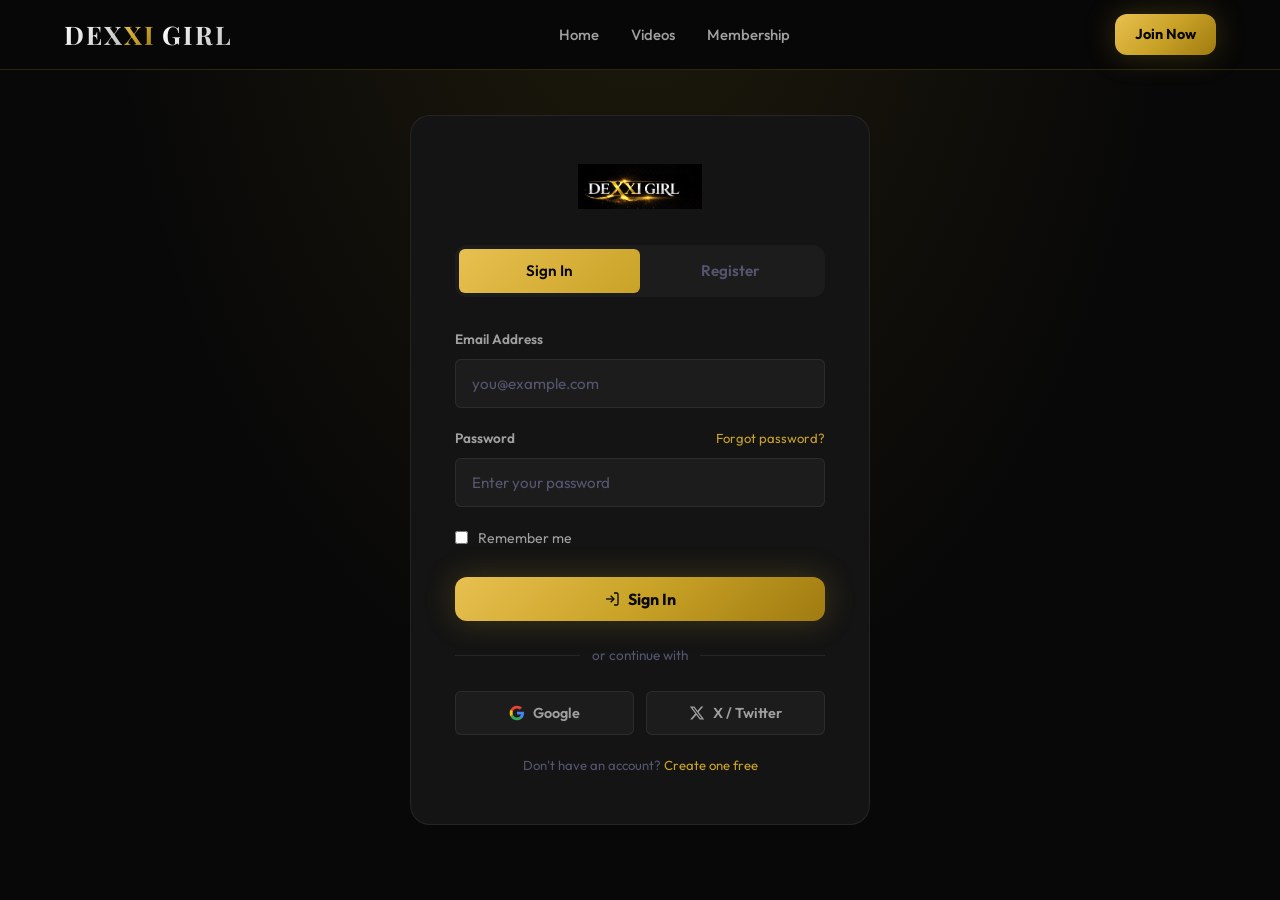
<file: login.html>
<!DOCTYPE html>
<html lang="en">

<head>
    <meta charset="UTF-8" />
    <meta name="viewport" content="width=device-width,initial-scale=1.0" />
    <meta name="description" content="Login or register to DexxiGirl – Premium adult video streaming." />
    <title>Login – DexxiGirl</title>
    <link rel="stylesheet" href="assets/style.css" />
</head>

<body>

    <!-- NAVBAR -->
    <nav class="navbar scrolled">
        <a href="index.html" class="logo"><span class="logo-dex">DEX</span><span class="logo-xi">XI</span> <span class="logo-girl">GIRL</span></a>
        <ul class="nav-links">
            <li><a href="index.html">Home</a></li>
            <li><a href="index.html#videos">Videos</a></li>
            <li><a href="membership.html">Membership</a></li>
        </ul>
        <div class="nav-actions">
            <a href="membership.html" class="btn btn-primary" style="padding:9px 20px;font-size:0.9rem;">Join Now</a>
        </div>
    </nav>

    <!-- AUTH PAGE -->
    <div class="auth-page">
        <div class="auth-box fade-in-up visible">
            <div style="text-align:center;margin-bottom:28px;"><img src="assets/images/1C4F20FC-8848-4442-AA99-162E4B3BBF7E%202.png" alt="DEXXI GIRL" style="max-height:45px;display:inline-block;"/></div>

            <!-- Tabs -->
            <div class="auth-tabs">
                <div class="auth-tab active" id="tabLogin" onclick="switchTab('login')">Sign In</div>
                <div class="auth-tab" id="tabRegister" onclick="switchTab('register')">Register</div>
            </div>

            <!-- LOGIN FORM -->
            <form id="loginForm" onsubmit="handleLogin(event)">
                <div class="form-group">
                    <label>Email Address</label>
                    <input class="form-input" type="email" id="loginEmail" placeholder="you@example.com" required />
                </div>
                <div class="form-group">
                    <label style="display:flex;justify-content:space-between;">
                        Password
                        <a href="#" style="font-weight:400;color:var(--accent-gold);font-size:0.82rem;">Forgot
                            password?</a>
                    </label>
                    <input class="form-input" type="password" id="loginPassword" placeholder="Enter your password"
                        required />
                </div>
                <div style="display:flex;align-items:center;gap:10px;margin-bottom:20px;">
                    <input type="checkbox" id="rememberMe" style="accent-color:var(--accent-gold);" />
                    <label for="rememberMe" style="font-size:0.88rem;color:var(--text-secondary);">Remember me</label>
                </div>
                <button type="submit" class="btn btn-primary form-submit" id="loginBtn">
                    <svg width="16" height="16" fill="none" stroke="currentColor" stroke-width="2" viewBox="0 0 24 24">
                        <path d="M15 3h4a2 2 0 012 2v14a2 2 0 01-2 2h-4" />
                        <polyline points="10 17 15 12 10 7" />
                        <line x1="15" y1="12" x2="3" y2="12" />
                    </svg>
                    Sign In
                </button>
                <div class="auth-divider">or continue with</div>
                <div class="social-login">
                    <button type="button" class="social-btn" onclick="socialLogin('Google')">
                        <svg width="16" height="16" viewBox="0 0 24 24" fill="currentColor">
                            <path
                                d="M22.56 12.25c0-.78-.07-1.53-.2-2.25H12v4.26h5.92c-.26 1.37-1.04 2.53-2.21 3.31v2.77h3.57c2.08-1.92 3.28-4.74 3.28-8.09z"
                                fill="#4285F4" />
                            <path
                                d="M12 23c2.97 0 5.46-.98 7.28-2.66l-3.57-2.77c-.98.66-2.23 1.06-3.71 1.06-2.86 0-5.29-1.93-6.16-4.53H2.18v2.84C3.99 20.53 7.7 23 12 23z"
                                fill="#34A853" />
                            <path
                                d="M5.84 14.09c-.22-.66-.35-1.36-.35-2.09s.13-1.43.35-2.09V7.07H2.18C1.43 8.55 1 10.22 1 12s.43 3.45 1.18 4.93l2.85-2.22.81-.62z"
                                fill="#FBBC05" />
                            <path
                                d="M12 5.38c1.62 0 3.06.56 4.21 1.64l3.15-3.15C17.45 2.09 14.97 1 12 1 7.7 1 3.99 3.47 2.18 7.07l3.66 2.84c.87-2.6 3.3-4.53 6.16-4.53z"
                                fill="#EA4335" />
                        </svg>
                        Google
                    </button>
                    <button type="button" class="social-btn" onclick="socialLogin('Twitter')">
                        <svg width="16" height="16" viewBox="0 0 24 24" fill="currentColor">
                            <path
                                d="M18.244 2.25h3.308l-7.227 8.26 8.502 11.24H16.17l-5.214-6.817L4.99 21.75H1.68l7.73-8.835L1.254 2.25H8.08l4.713 6.231zm-1.161 17.52h1.833L7.084 4.126H5.117z" />
                        </svg>
                        X / Twitter
                    </button>
                </div>
                <p class="auth-note">Don't have an account? <a href="#" onclick="switchTab('register')">Create one
                        free</a></p>
            </form>

            <!-- REGISTER FORM -->
            <form id="registerForm" style="display:none;" onsubmit="handleRegister(event)">
                <div class="form-group">
                    <label>Username</label>
                    <input class="form-input" type="text" placeholder="Choose a username" required />
                </div>
                <div class="form-group">
                    <label>Email Address</label>
                    <input class="form-input" type="email" placeholder="you@example.com" required />
                </div>
                <div class="form-group">
                    <label>Password</label>
                    <input class="form-input" type="password" placeholder="Min. 8 characters" required />
                </div>
                <div style="display:flex;align-items:flex-start;gap:10px;margin-bottom:20px;">
                    <input type="checkbox" id="ageCheck" style="accent-color:var(--accent-gold);margin-top:3px;"
                        required />
                    <label for="ageCheck" style="font-size:0.85rem;color:var(--text-secondary);line-height:1.5;">I
                        confirm that I am 18 years of age or older and agree to the <a href="#"
                            style="color:var(--accent-gold);">Terms of Service</a> and <a href="#"
                            style="color:var(--accent-gold);">Privacy Policy</a>.</label>
                </div>
                <button type="submit" class="btn btn-primary form-submit">
                    <svg width="16" height="16" fill="none" stroke="currentColor" stroke-width="2" viewBox="0 0 24 24">
                        <path d="M16 21v-2a4 4 0 00-4-4H6a4 4 0 00-4 4v2" />
                        <circle cx="9" cy="7" r="4" />
                        <line x1="19" y1="8" x2="19" y2="14" />
                        <line x1="22" y1="11" x2="16" y2="11" />
                    </svg>
                    Create Account
                </button>
                <p class="auth-note">Already have an account? <a href="#" onclick="switchTab('login')">Sign in</a></p>
            </form>
        </div>
    </div>

    <!-- TOAST -->
    <div class="toast" id="toast"><span id="toastMsg">Welcome back!</span></div>

    <script src="assets/main.js"></script>
    <script>
        function switchTab(tab) {
            const isLogin = tab === 'login';
            document.getElementById('loginForm').style.display = isLogin ? '' : 'none';
            document.getElementById('registerForm').style.display = isLogin ? 'none' : '';
            document.getElementById('tabLogin').classList.toggle('active', isLogin);
            document.getElementById('tabRegister').classList.toggle('active', !isLogin);
        }
        function handleLogin(e) {
            e.preventDefault();
            const btn = document.getElementById('loginBtn');
            btn.textContent = 'Signing in…';
            btn.disabled = true;
            setTimeout(() => {
                showToast('✅ Welcome back! Redirecting…');
                setTimeout(() => window.location.href = 'index.html', 1500);
            }, 1200);
        }
        function handleRegister(e) {
            e.preventDefault();
            showToast('🎉 Account created! Choose your plan.');
            setTimeout(() => window.location.href = 'membership.html', 1500);
        }
        function socialLogin(provider) {
            showToast('Connecting with ' + provider + '…');
        }
    </script>
</body>

</html>
</file>
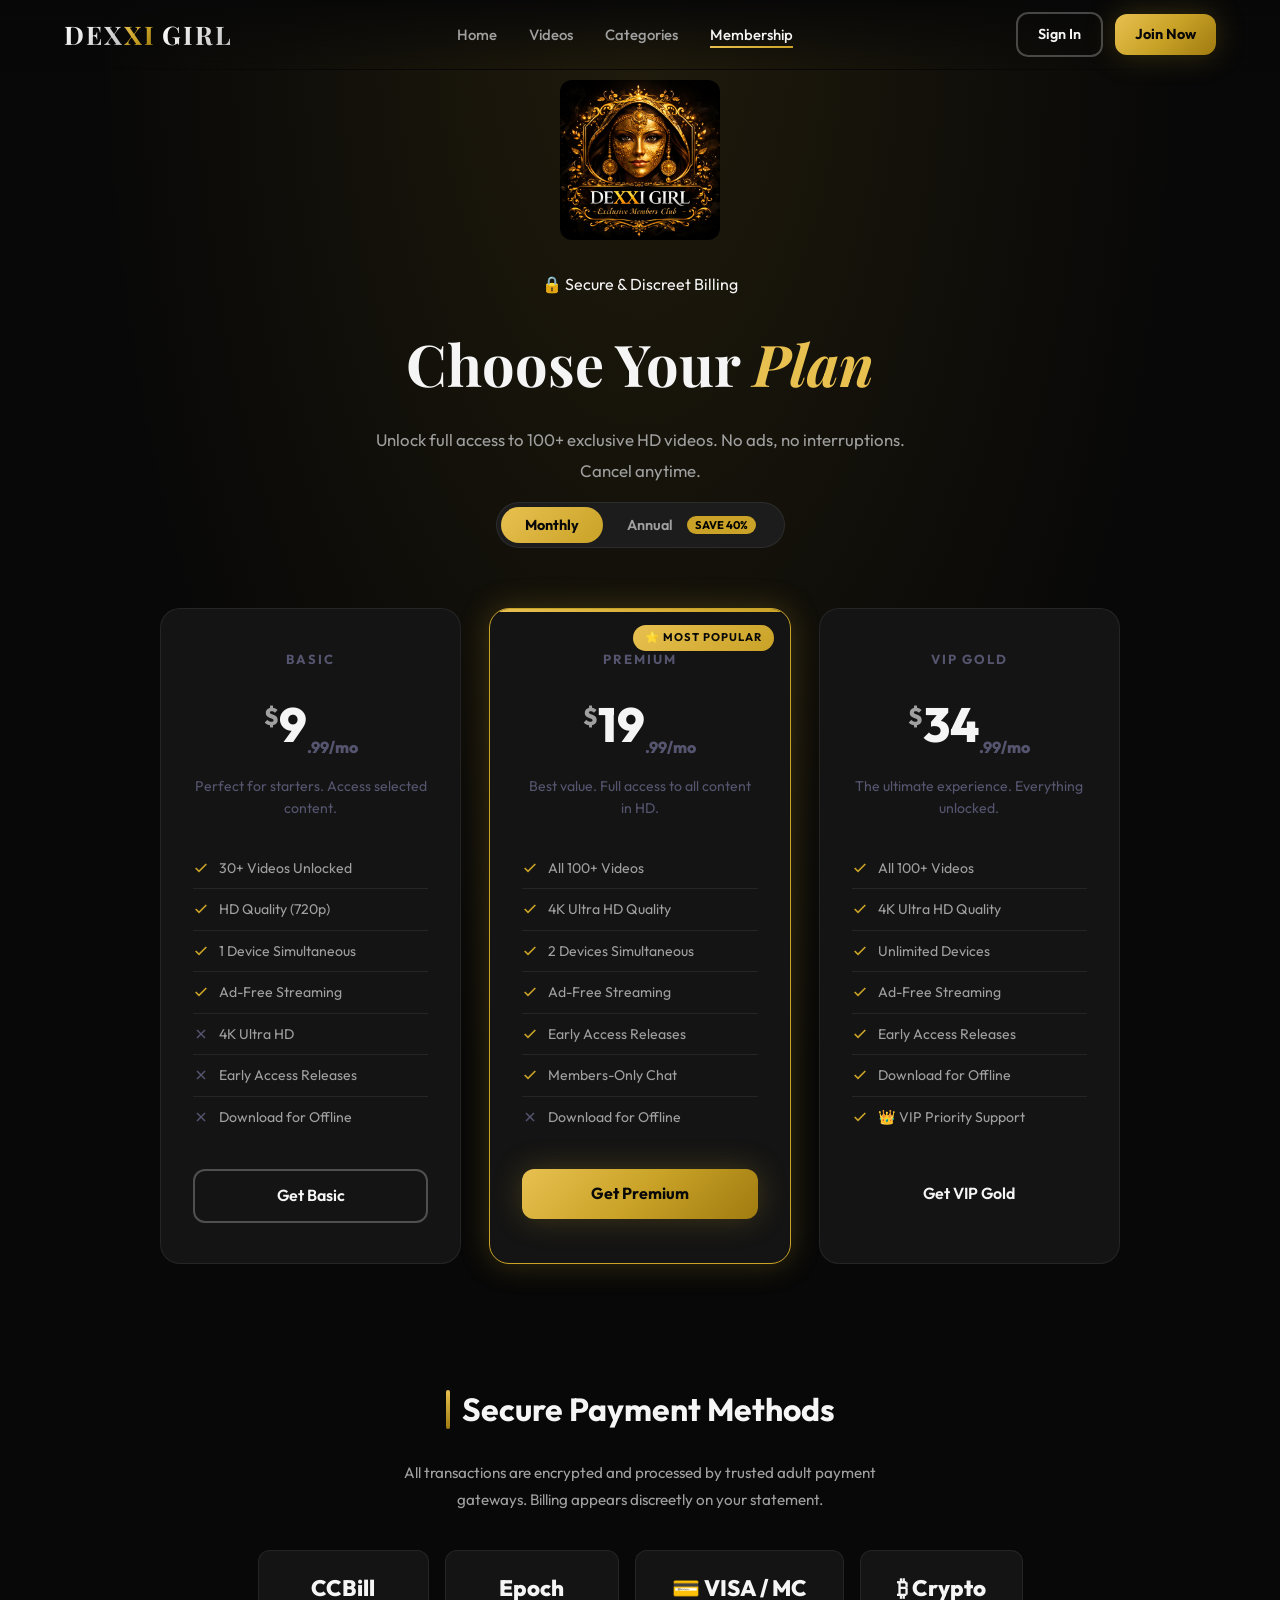
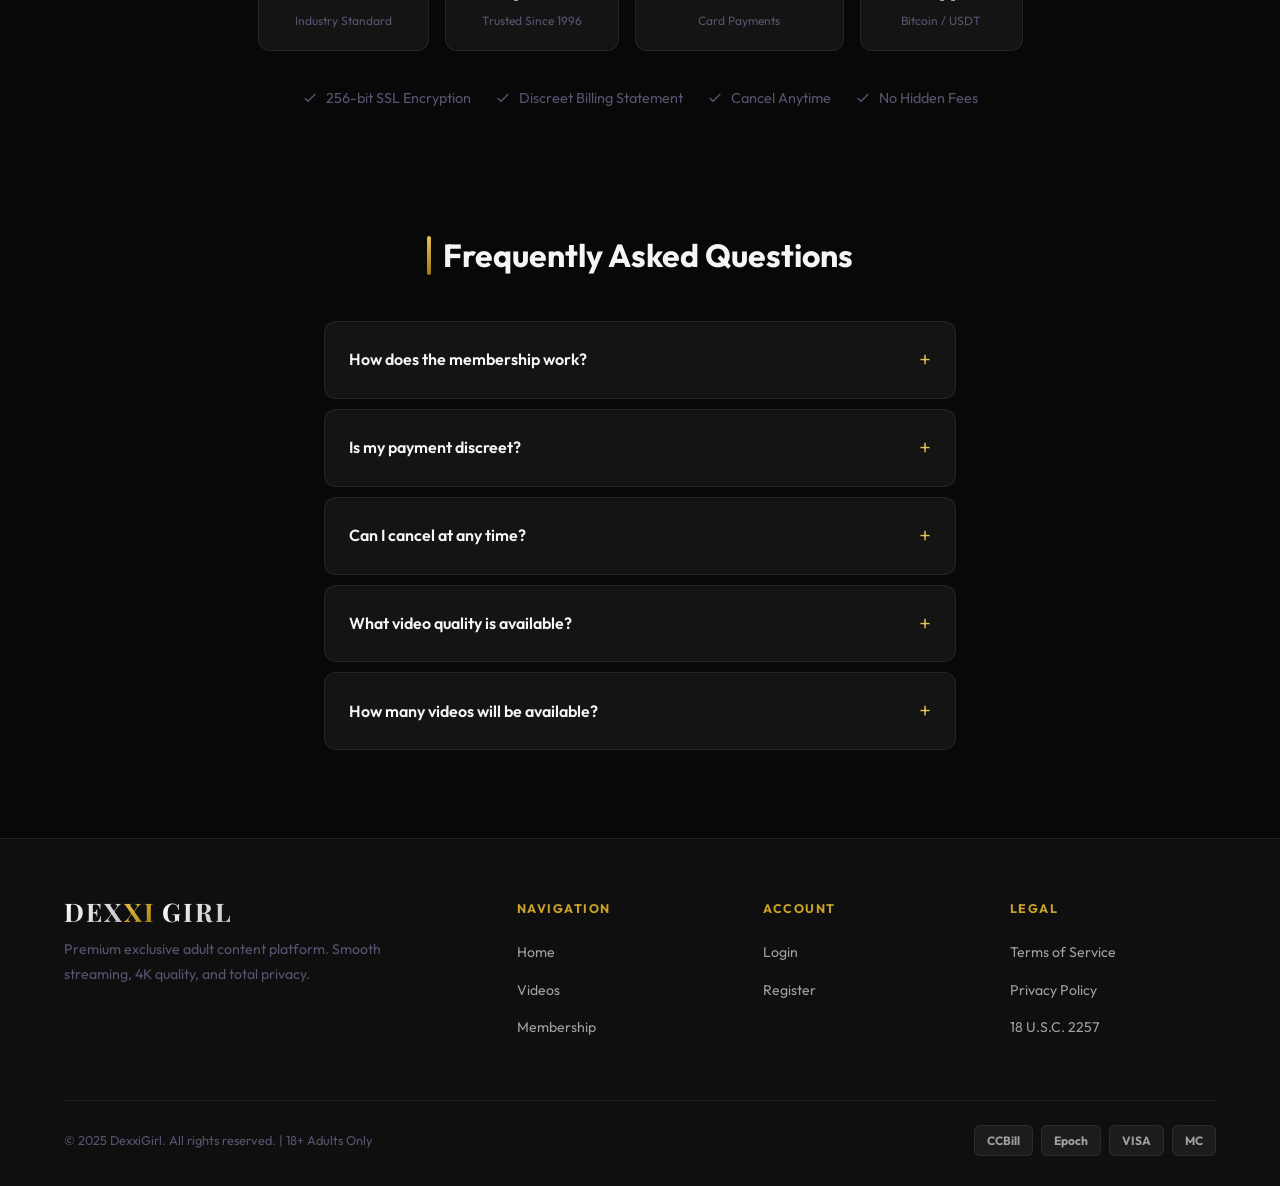
<file: membership.html>
<!DOCTYPE html>
<html lang="en">

<head>
    <meta charset="UTF-8" />
    <meta name="viewport" content="width=device-width,initial-scale=1.0" />
    <meta name="description"
        content="Choose your DexxiGirl membership plan. Monthly and annual options with full access to 100+ exclusive HD videos." />
    <title>Membership Plans – DexxiGirl</title>
    <link rel="stylesheet" href="assets/style.css" />
</head>

<body>

    <!-- NAVBAR -->
    <nav class="navbar scrolled" id="navbar">
        <a href="index.html" class="logo"><span class="logo-dex">DEX</span><span class="logo-xi">XI</span> <span class="logo-girl">GIRL</span></a>
        <ul class="nav-links">
            <li><a href="index.html">Home</a></li>
            <li><a href="index.html#videos">Videos</a></li>
            <li><a href="#">Categories</a></li>
            <li><a href="membership.html" class="active">Membership</a></li>
        </ul>
        <div class="nav-actions">
            <a href="login.html" class="btn btn-outline" style="padding:9px 20px;font-size:0.9rem;">Sign In</a>
            <a href="login.html" class="btn btn-primary" style="padding:9px 20px;font-size:0.9rem;">Join Now</a>
        </div>
    </nav>

    <!-- PAGE HERO -->
    <section
        style="padding:80px 5% 60px;text-align:center;background:radial-gradient(ellipse at 50% 0%,rgba(201,162,39,0.12),transparent 60%);">
        <div style="text-align:center;margin-bottom:24px;">
            <img src="assets/images/28876292-5695-40F8-83E5-6B6E183E48DE.png" alt="Exclusive Members Club" style="max-height:160px;border-radius:12px;display:inline-block;"/>
        </div>
        <div class="hero-badge" style="display:inline-flex;margin-bottom:20px;">
            <span class="dot"></span> 🔒 Secure & Discreet Billing
        </div>
        <h1
            style="font-family:'Playfair Display',serif;font-size:clamp(2.2rem,5vw,3.6rem);font-weight:700;margin-bottom:16px;">
            Choose Your <em style="color:var(--accent-gold-light);font-style:italic;">Plan</em></h1>
        <p style="color:var(--text-secondary);font-size:1.05rem;max-width:540px;margin:0 auto 16px;line-height:1.8;">
            Unlock full access to 100+ exclusive HD videos. No ads, no interruptions. Cancel anytime.</p>
        <!-- Toggle -->
        <div
            style="display:inline-flex;background:var(--bg-elevated);border:1px solid var(--border);border-radius:100px;padding:4px;margin-bottom:60px;">
            <button class="btn" id="toggleMonthly" onclick="setBilling('monthly')"
                style="border-radius:100px;padding:9px 24px;font-size:0.9rem;background:linear-gradient(135deg,var(--accent-gold-light),var(--accent-gold));color:#080808;font-weight:700;">Monthly</button>
            <button class="btn" id="toggleAnnual" onclick="setBilling('annual')"
                style="border-radius:100px;padding:9px 24px;font-size:0.9rem;color:var(--text-secondary);">Annual <span
                    style="background:var(--accent-gold);color:#000;font-size:0.7rem;padding:2px 8px;border-radius:100px;font-weight:700;margin-left:6px;">SAVE
                    40%</span></button>
        </div>

        <!-- Plans -->
        <div class="plans-grid">
            <!-- Basic -->
            <div class="plan-card">
                <div class="plan-name">Basic</div>
                <div class="plan-price" id="basicPrice"><sup>$</sup>9<sub>.99/mo</sub></div>
                <p class="plan-desc">Perfect for starters. Access selected content.</p>
                <ul class="plan-features">
                    <li class="plan-feature"><svg class="check" width="16" height="16" fill="none" stroke="currentColor"
                            stroke-width="2.5" viewBox="0 0 24 24">
                            <polyline points="20 6 9 17 4 12" />
                        </svg> 30+ Videos Unlocked</li>
                    <li class="plan-feature"><svg class="check" width="16" height="16" fill="none" stroke="currentColor"
                            stroke-width="2.5" viewBox="0 0 24 24">
                            <polyline points="20 6 9 17 4 12" />
                        </svg> HD Quality (720p)</li>
                    <li class="plan-feature"><svg class="check" width="16" height="16" fill="none" stroke="currentColor"
                            stroke-width="2.5" viewBox="0 0 24 24">
                            <polyline points="20 6 9 17 4 12" />
                        </svg> 1 Device Simultaneous</li>
                    <li class="plan-feature"><svg class="check" width="16" height="16" fill="none" stroke="currentColor"
                            stroke-width="2.5" viewBox="0 0 24 24">
                            <polyline points="20 6 9 17 4 12" />
                        </svg> Ad-Free Streaming</li>
                    <li class="plan-feature"><svg class="cross" width="16" height="16" fill="none" stroke="currentColor"
                            stroke-width="2" viewBox="0 0 24 24">
                            <line x1="18" y1="6" x2="6" y2="18" />
                            <line x1="6" y1="6" x2="18" y2="18" />
                        </svg> 4K Ultra HD</li>
                    <li class="plan-feature"><svg class="cross" width="16" height="16" fill="none" stroke="currentColor"
                            stroke-width="2" viewBox="0 0 24 24">
                            <line x1="18" y1="6" x2="6" y2="18" />
                            <line x1="6" y1="6" x2="18" y2="18" />
                        </svg> Early Access Releases</li>
                    <li class="plan-feature"><svg class="cross" width="16" height="16" fill="none" stroke="currentColor"
                            stroke-width="2" viewBox="0 0 24 24">
                            <line x1="18" y1="6" x2="6" y2="18" />
                            <line x1="6" y1="6" x2="18" y2="18" />
                        </svg> Download for Offline</li>
                </ul>
                <a href="login.html" class="btn btn-outline" style="width:100%;justify-content:center;">Get Basic</a>
            </div>

            <!-- Premium (Popular) -->
            <div class="plan-card popular">
                <div class="popular-badge">⭐ Most Popular</div>
                <div class="plan-name">Premium</div>
                <div class="plan-price" id="premiumPrice"><sup>$</sup>19<sub>.99/mo</sub></div>
                <p class="plan-desc">Best value. Full access to all content in HD.</p>
                <ul class="plan-features">
                    <li class="plan-feature"><svg class="check" width="16" height="16" fill="none" stroke="currentColor"
                            stroke-width="2.5" viewBox="0 0 24 24">
                            <polyline points="20 6 9 17 4 12" />
                        </svg> All 100+ Videos</li>
                    <li class="plan-feature"><svg class="check" width="16" height="16" fill="none" stroke="currentColor"
                            stroke-width="2.5" viewBox="0 0 24 24">
                            <polyline points="20 6 9 17 4 12" />
                        </svg> 4K Ultra HD Quality</li>
                    <li class="plan-feature"><svg class="check" width="16" height="16" fill="none" stroke="currentColor"
                            stroke-width="2.5" viewBox="0 0 24 24">
                            <polyline points="20 6 9 17 4 12" />
                        </svg> 2 Devices Simultaneous</li>
                    <li class="plan-feature"><svg class="check" width="16" height="16" fill="none" stroke="currentColor"
                            stroke-width="2.5" viewBox="0 0 24 24">
                            <polyline points="20 6 9 17 4 12" />
                        </svg> Ad-Free Streaming</li>
                    <li class="plan-feature"><svg class="check" width="16" height="16" fill="none" stroke="currentColor"
                            stroke-width="2.5" viewBox="0 0 24 24">
                            <polyline points="20 6 9 17 4 12" />
                        </svg> Early Access Releases</li>
                    <li class="plan-feature"><svg class="check" width="16" height="16" fill="none" stroke="currentColor"
                            stroke-width="2.5" viewBox="0 0 24 24">
                            <polyline points="20 6 9 17 4 12" />
                        </svg> Members-Only Chat</li>
                    <li class="plan-feature"><svg class="cross" width="16" height="16" fill="none" stroke="currentColor"
                            stroke-width="2" viewBox="0 0 24 24">
                            <line x1="18" y1="6" x2="6" y2="18" />
                            <line x1="6" y1="6" x2="18" y2="18" />
                        </svg> Download for Offline</li>
                </ul>
                <a href="login.html" class="btn btn-primary" style="width:100%;justify-content:center;">Get Premium</a>
            </div>

            <!-- VIP -->
            <div class="plan-card">
                <div class="plan-name">VIP Gold</div>
                <div class="plan-price" id="vipPrice"><sup>$</sup>34<sub>.99/mo</sub></div>
                <p class="plan-desc">The ultimate experience. Everything unlocked.</p>
                <ul class="plan-features">
                    <li class="plan-feature"><svg class="check" width="16" height="16" fill="none" stroke="currentColor"
                            stroke-width="2.5" viewBox="0 0 24 24">
                            <polyline points="20 6 9 17 4 12" />
                        </svg> All 100+ Videos</li>
                    <li class="plan-feature"><svg class="check" width="16" height="16" fill="none" stroke="currentColor"
                            stroke-width="2.5" viewBox="0 0 24 24">
                            <polyline points="20 6 9 17 4 12" />
                        </svg> 4K Ultra HD Quality</li>
                    <li class="plan-feature"><svg class="check" width="16" height="16" fill="none" stroke="currentColor"
                            stroke-width="2.5" viewBox="0 0 24 24">
                            <polyline points="20 6 9 17 4 12" />
                        </svg> Unlimited Devices</li>
                    <li class="plan-feature"><svg class="check" width="16" height="16" fill="none" stroke="currentColor"
                            stroke-width="2.5" viewBox="0 0 24 24">
                            <polyline points="20 6 9 17 4 12" />
                        </svg> Ad-Free Streaming</li>
                    <li class="plan-feature"><svg class="check" width="16" height="16" fill="none" stroke="currentColor"
                            stroke-width="2.5" viewBox="0 0 24 24">
                            <polyline points="20 6 9 17 4 12" />
                        </svg> Early Access Releases</li>
                    <li class="plan-feature"><svg class="check" width="16" height="16" fill="none" stroke="currentColor"
                            stroke-width="2.5" viewBox="0 0 24 24">
                            <polyline points="20 6 9 17 4 12" />
                        </svg> Download for Offline</li>
                    <li class="plan-feature"><svg class="check" width="16" height="16" fill="none" stroke="currentColor"
                            stroke-width="2.5" viewBox="0 0 24 24">
                            <polyline points="20 6 9 17 4 12" />
                        </svg> 👑 VIP Priority Support</li>
                </ul>
                <a href="login.html" class="btn btn-gold" style="width:100%;justify-content:center;">Get VIP Gold</a>
            </div>
        </div>
    </section>

    <!-- PAYMENT METHODS -->
    <section class="section fade-in-up" style="text-align:center;padding:60px 5%;">
        <h2 class="section-title" style="justify-content:center;margin-bottom:24px;">Secure Payment Methods</h2>
        <p style="color:var(--text-secondary);max-width:500px;margin:0 auto 36px;font-size:0.95rem;line-height:1.8;">All
            transactions are encrypted and processed by trusted adult payment gateways. Billing appears discreetly on
            your statement.</p>
        <div style="display:flex;justify-content:center;align-items:center;gap:16px;flex-wrap:wrap;">
            <div
                style="background:var(--bg-card);border:1px solid var(--border);border-radius:var(--radius-md);padding:20px 36px;">
                <div style="font-size:1.4rem;font-weight:800;color:var(--text-primary);">CCBill</div>
                <div style="font-size:0.75rem;color:var(--text-muted);margin-top:4px;">Industry Standard</div>
            </div>
            <div
                style="background:var(--bg-card);border:1px solid var(--border);border-radius:var(--radius-md);padding:20px 36px;">
                <div style="font-size:1.4rem;font-weight:800;color:var(--text-primary);">Epoch</div>
                <div style="font-size:0.75rem;color:var(--text-muted);margin-top:4px;">Trusted Since 1996</div>
            </div>
            <div
                style="background:var(--bg-card);border:1px solid var(--border);border-radius:var(--radius-md);padding:20px 36px;">
                <div style="font-size:1.4rem;font-weight:800;color:var(--text-primary);">💳 VISA / MC</div>
                <div style="font-size:0.75rem;color:var(--text-muted);margin-top:4px;">Card Payments</div>
            </div>
            <div
                style="background:var(--bg-card);border:1px solid var(--border);border-radius:var(--radius-md);padding:20px 36px;">
                <div style="font-size:1.4rem;font-weight:800;color:var(--text-primary);">₿ Crypto</div>
                <div style="font-size:0.75rem;color:var(--text-muted);margin-top:4px;">Bitcoin / USDT</div>
            </div>
        </div>
        <div style="display:flex;justify-content:center;align-items:center;gap:24px;margin-top:36px;flex-wrap:wrap;">
            <div style="display:flex;align-items:center;gap:8px;font-size:0.9rem;color:var(--text-muted);">
                <svg width="16" height="16" fill="none" stroke="currentColor" stroke-width="2" viewBox="0 0 24 24">
                    <polyline points="20 6 9 17 4 12" />
                </svg>
                256-bit SSL Encryption
            </div>
            <div style="display:flex;align-items:center;gap:8px;font-size:0.9rem;color:var(--text-muted);">
                <svg width="16" height="16" fill="none" stroke="currentColor" stroke-width="2" viewBox="0 0 24 24">
                    <polyline points="20 6 9 17 4 12" />
                </svg>
                Discreet Billing Statement
            </div>
            <div style="display:flex;align-items:center;gap:8px;font-size:0.9rem;color:var(--text-muted);">
                <svg width="16" height="16" fill="none" stroke="currentColor" stroke-width="2" viewBox="0 0 24 24">
                    <polyline points="20 6 9 17 4 12" />
                </svg>
                Cancel Anytime
            </div>
            <div style="display:flex;align-items:center;gap:8px;font-size:0.9rem;color:var(--text-muted);">
                <svg width="16" height="16" fill="none" stroke="currentColor" stroke-width="2" viewBox="0 0 24 24">
                    <polyline points="20 6 9 17 4 12" />
                </svg>
                No Hidden Fees
            </div>
        </div>
    </section>

    <!-- FAQ -->
    <section class="section fade-in-up" style="padding:60px 5% 80px;max-width:760px;margin:0 auto;">
        <h2 class="section-title" style="justify-content:center;margin-bottom:40px;">Frequently Asked Questions</h2>
        <div style="display:flex;flex-direction:column;gap:2px;">
            <div class="faq-item" onclick="toggleFaq(this)">
                <div class="faq-q">How does the membership work?</div>
                <div class="faq-a">Simply choose your plan and complete payment. Your account is activated instantly and
                    you get full access based on your plan tier.</div>
            </div>
            <div class="faq-item" onclick="toggleFaq(this)">
                <div class="faq-q">Is my payment discreet?</div>
                <div class="faq-a">Yes. All transactions appear on your bank statement as a generic merchant name, not
                    "DexxiGirl". We use CCBill and Epoch which are industry-standard adult billing systems known for
                    full discretion.</div>
            </div>
            <div class="faq-item" onclick="toggleFaq(this)">
                <div class="faq-q">Can I cancel at any time?</div>
                <div class="faq-a">Absolutely. You can cancel your subscription at any time from your account settings.
                    There are no cancellation fees and you retain access until the end of your billing period.</div>
            </div>
            <div class="faq-item" onclick="toggleFaq(this)">
                <div class="faq-q">What video quality is available?</div>
                <div class="faq-a">Basic members get HD (720p), while Premium and VIP members enjoy up to 4K Ultra HD
                    quality with smooth adaptive streaming.</div>
            </div>
            <div class="faq-item" onclick="toggleFaq(this)">
                <div class="faq-q">How many videos will be available?</div>
                <div class="faq-a">We currently have 100+ exclusive videos with more being added weekly. You'll never
                    run out of fresh content.</div>
            </div>
        </div>
    </section>

    <!-- FOOTER -->
    <footer class="footer">
        <div class="footer-grid">
            <div class="footer-brand">
                <div class="logo"><span class="logo-dex">DEX</span><span class="logo-xi">XI</span> <span class="logo-girl">GIRL</span></div>
                <p>Premium exclusive adult content platform. Smooth streaming, 4K quality, and total privacy.</p>
            </div>
            <div class="footer-col">
                <h4>Navigation</h4>
                <ul>
                    <li><a href="index.html">Home</a></li>
                    <li><a href="index.html#videos">Videos</a></li>
                    <li><a href="membership.html">Membership</a></li>
                </ul>
            </div>
            <div class="footer-col">
                <h4>Account</h4>
                <ul>
                    <li><a href="login.html">Login</a></li>
                    <li><a href="login.html">Register</a></li>
                </ul>
            </div>
            <div class="footer-col">
                <h4>Legal</h4>
                <ul>
                    <li><a href="#">Terms of Service</a></li>
                    <li><a href="#">Privacy Policy</a></li>
                    <li><a href="#">18 U.S.C. 2257</a></li>
                </ul>
            </div>
        </div>
        <div class="footer-bottom">
            <p>© 2025 DexxiGirl. All rights reserved. | 18+ Adults Only</p>
            <div class="payment-icons">
                <span class="payment-icon">CCBill</span>
                <span class="payment-icon">Epoch</span>
                <span class="payment-icon">VISA</span>
                <span class="payment-icon">MC</span>
            </div>
        </div>
    </footer>

    <style>
        .faq-item {
            background: var(--bg-card);
            border: 1px solid var(--border);
            border-radius: var(--radius-md);
            margin-bottom: 8px;
            overflow: hidden;
            cursor: pointer;
            transition: border-color var(--transition);
        }

        .faq-item:hover,
        .faq-item.open {
            border-color: var(--border-accent);
        }

        .faq-q {
            padding: 20px 24px;
            font-weight: 600;
            font-size: 1rem;
            display: flex;
            justify-content: space-between;
            align-items: center;
        }

        .faq-q::after {
            content: '+';
            color: var(--accent-gold-light);
            font-size: 1.4rem;
            font-weight: 300;
            transition: transform 0.3s ease;
        }

        .faq-item.open .faq-q::after {
            transform: rotate(45deg);
        }

        .faq-a {
            padding: 0 24px;
            font-size: 0.9rem;
            color: var(--text-secondary);
            line-height: 1.8;
            max-height: 0;
            overflow: hidden;
            transition: max-height 0.4s ease, padding 0.3s ease;
        }

        .faq-item.open .faq-a {
            max-height: 200px;
            padding-bottom: 20px;
        }
    </style>

    <script src="assets/main.js"></script>
    <script>
        function setBilling(type) {
            const monthly = { basic: '9<sub>.99/mo</sub>', premium: '19<sub>.99/mo</sub>', vip: '34<sub>.99/mo</sub>' };
            const annual = { basic: '5<sub>.99/mo</sub>', premium: '11<sub>.99/mo</sub>', vip: '20<sub>.99/mo</sub>' };
            const prices = type === 'annual' ? annual : monthly;
            document.getElementById('basicPrice').innerHTML = '<sup>$</sup>' + prices.basic;
            document.getElementById('premiumPrice').innerHTML = '<sup>$</sup>' + prices.premium;
            document.getElementById('vipPrice').innerHTML = '<sup>$</sup>' + prices.vip;
            const mBtn = document.getElementById('toggleMonthly');
            const aBtn = document.getElementById('toggleAnnual');
            if (type === 'annual') {
                aBtn.style.cssText = 'border-radius:100px;padding:9px 24px;font-size:0.9rem;background:linear-gradient(135deg,var(--accent-gold-light),var(--accent-gold));color:#080808;font-weight:700;';
                mBtn.style.cssText = 'border-radius:100px;padding:9px 24px;font-size:0.9rem;color:var(--text-secondary);';
            } else {
                mBtn.style.cssText = 'border-radius:100px;padding:9px 24px;font-size:0.9rem;background:linear-gradient(135deg,var(--accent-gold-light),var(--accent-gold));color:#080808;font-weight:700;';
                aBtn.style.cssText = 'border-radius:100px;padding:9px 24px;font-size:0.9rem;color:var(--text-secondary);';
            }
        }
        function toggleFaq(el) { el.classList.toggle('open'); }
    </script>
</body>

</html>
</file>
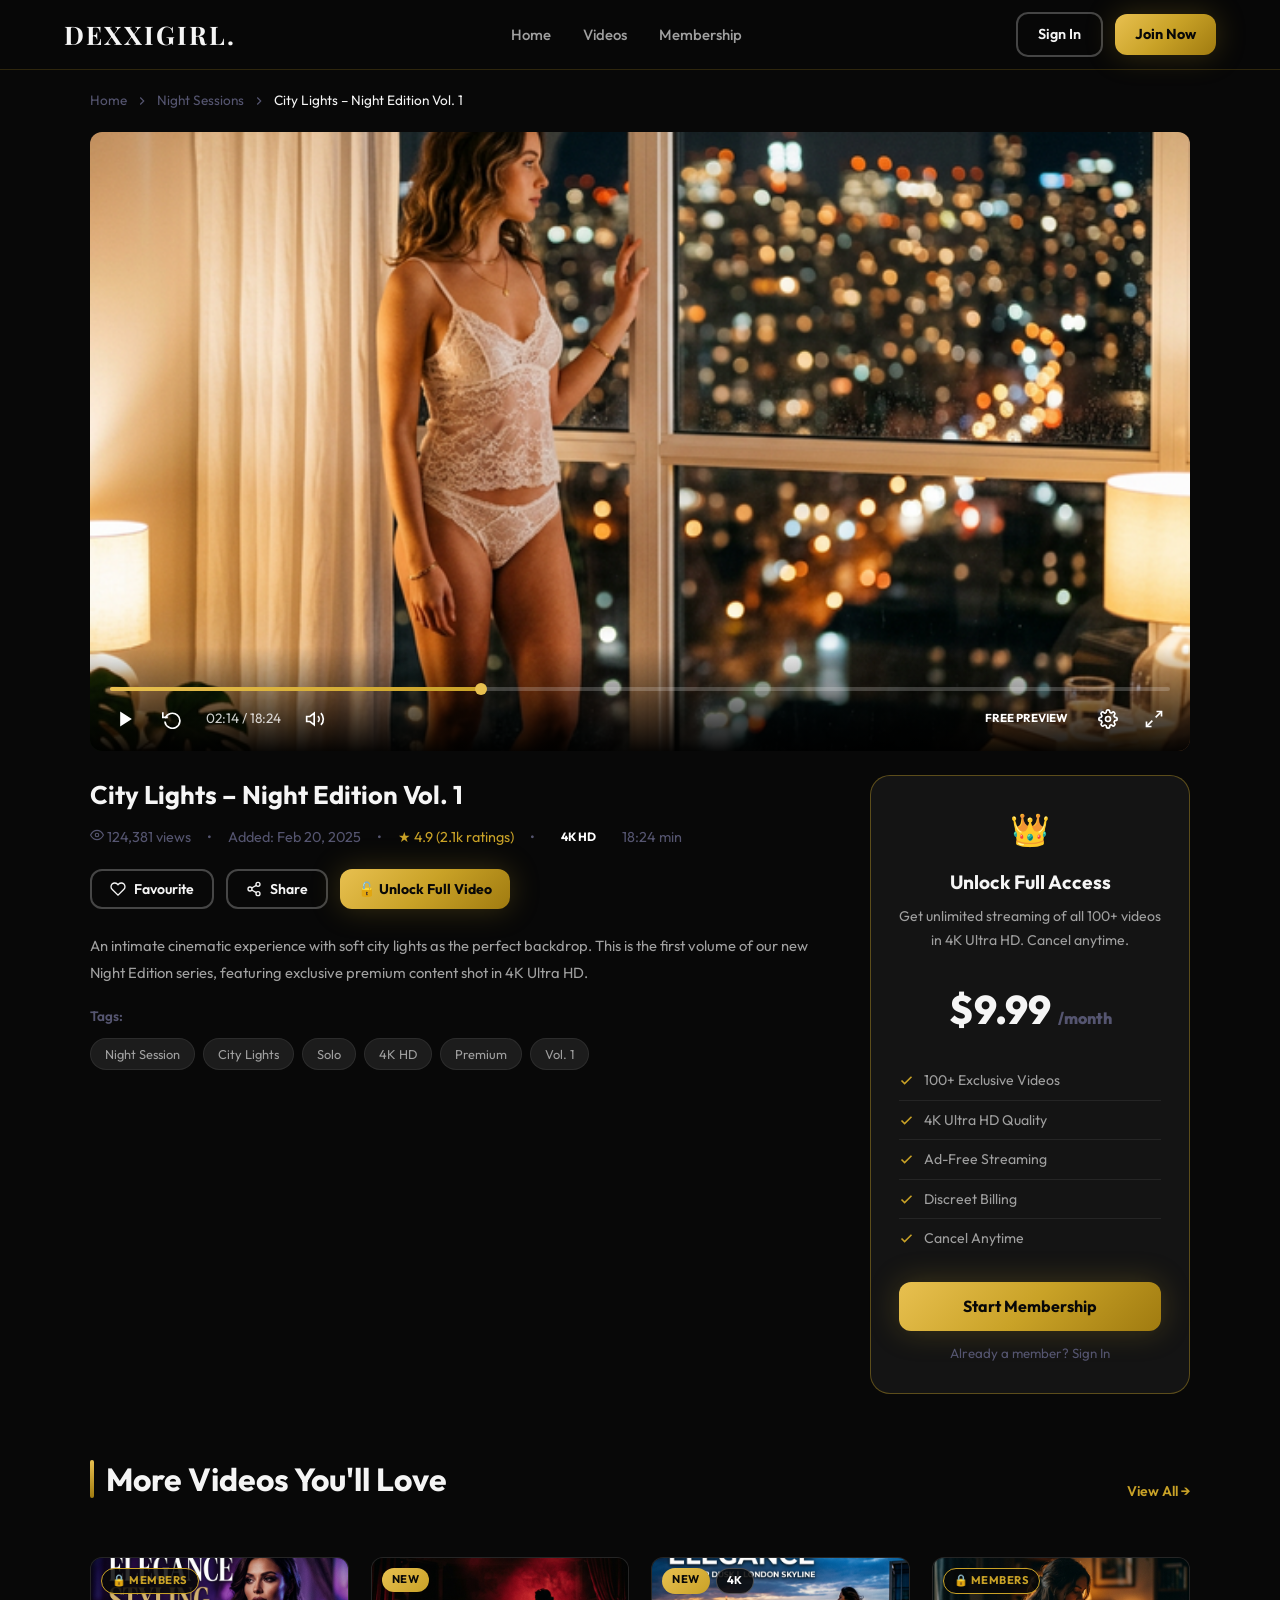
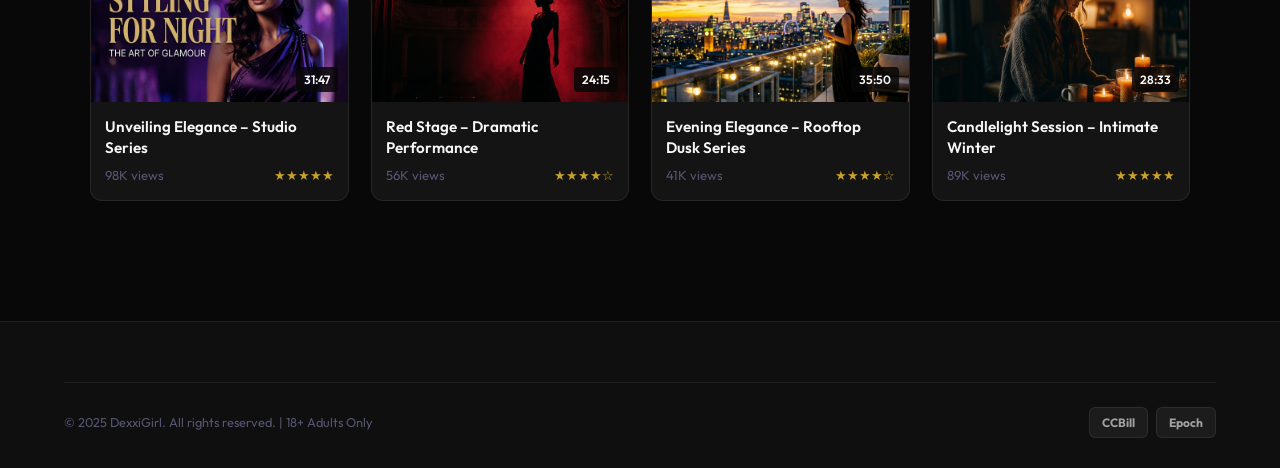
<file: watch.html>
<!DOCTYPE html>
<html lang="en">

<head>
    <meta charset="UTF-8" />
    <meta name="viewport" content="width=device-width,initial-scale=1.0" />
    <meta name="description" content="Watch City Lights – Night Edition on DexxiGirl. Free preview available." />
    <title>City Lights – Night Edition | DexxiGirl</title>
    <link rel="stylesheet" href="assets/style.css" />
</head>

<body>

    <!-- NAVBAR -->
    <nav class="navbar scrolled">
        <a href="index.html" class="logo"><span class="dexi">Dex</span><span class="girl">xiGirl</span><span
                class="logo-dot">.</span></a>
        <ul class="nav-links">
            <li><a href="index.html">Home</a></li>
            <li><a href="index.html#videos">Videos</a></li>
            <li><a href="membership.html">Membership</a></li>
        </ul>
        <div class="nav-actions">
            <a href="login.html" class="btn btn-outline" style="padding:9px 20px;font-size:0.9rem;">Sign In</a>
            <a href="membership.html" class="btn btn-primary" style="padding:9px 20px;font-size:0.9rem;">Join Now</a>
        </div>
    </nav>

    <div class="player-page">
        <div class="player-container">

            <!-- BREADCRUMB -->
            <div
                style="display:flex;align-items:center;gap:8px;font-size:0.85rem;color:var(--text-muted);margin-bottom:20px;">
                <a href="index.html" style="color:var(--text-muted);transition:var(--transition);"
                    onmouseover="this.style.color='var(--accent-red)'"
                    onmouseout="this.style.color='var(--text-muted)'">Home</a>
                <svg width="14" height="14" fill="none" stroke="currentColor" stroke-width="2" viewBox="0 0 24 24">
                    <polyline points="9 18 15 12 9 6" />
                </svg>
                <a href="#" style="color:var(--text-muted);">Night Sessions</a>
                <svg width="14" height="14" fill="none" stroke="currentColor" stroke-width="2" viewBox="0 0 24 24">
                    <polyline points="9 18 15 12 9 6" />
                </svg>
                <span style="color:var(--text-primary);">City Lights – Night Edition Vol. 1</span>
            </div>

            <!-- VIDEO PLAYER -->
            <div class="player-wrapper">
                <img class="player-thumb" src="assets/images/thumb7.png" alt="City Lights Preview" />

                <!-- free preview plays (simulated) -->
                <div class="player-controls" id="playerControls">
                    <div class="progress-bar" onclick="seekBar(event)">
                        <div class="progress-fill" id="progressFill"></div>
                    </div>
                    <div class="ctrl-row">
                        <button class="ctrl-btn" onclick="togglePlay()" id="playPauseBtn" title="Play/Pause">
                            <svg id="playIcon" width="20" height="20" fill="white" viewBox="0 0 24 24">
                                <polygon points="5 3 19 12 5 21 5 3" />
                            </svg>
                        </button>
                        <button class="ctrl-btn" title="Rewind 10s">
                            <svg width="20" height="20" fill="none" stroke="white" stroke-width="2" viewBox="0 0 24 24">
                                <polyline points="1 4 1 10 7 10" />
                                <path d="M3.51 15a9 9 0 1 0 .49-3.93" />
                            </svg>
                        </button>
                        <span class="ctrl-time" id="ctrlTime">02:14 / 18:24</span>
                        <button class="ctrl-btn" title="Volume">
                            <svg width="20" height="20" fill="none" stroke="white" stroke-width="2" viewBox="0 0 24 24">
                                <polygon points="11 5 6 9 2 9 2 15 6 15 11 19 11 5" />
                                <path d="M19.07 4.93a10 10 0 0 1 0 14.14M15.54 8.46a5 5 0 0 1 0 7.07" />
                            </svg>
                        </button>
                        <div class="ctrl-spacer"></div>
                        <span
                            style="background:var(--accent-red);color:#fff;font-size:0.72rem;font-weight:700;padding:3px 10px;border-radius:4px;">FREE
                            PREVIEW</span>
                        <button class="ctrl-btn" title="Settings">
                            <svg width="20" height="20" fill="none" stroke="white" stroke-width="2" viewBox="0 0 24 24">
                                <circle cx="12" cy="12" r="3" />
                                <path
                                    d="M19.4 15a1.65 1.65 0 0 0 .33 1.82l.06.06a2 2 0 0 1-2.83 2.83l-.06-.06a1.65 1.65 0 0 0-1.82-.33 1.65 1.65 0 0 0-1 1.51V21a2 2 0 0 1-4 0v-.09A1.65 1.65 0 0 0 9 19.4a1.65 1.65 0 0 0-1.82.33l-.06.06a2 2 0 0 1-2.83-2.83l.06-.06A1.65 1.65 0 0 0 4.68 15a1.65 1.65 0 0 0-1.51-1H3a2 2 0 0 1 0-4h.09A1.65 1.65 0 0 0 4.6 9a1.65 1.65 0 0 0-.33-1.82l-.06-.06a2 2 0 0 1 2.83-2.83l.06.06A1.65 1.65 0 0 0 9 4.68a1.65 1.65 0 0 0 1-1.51V3a2 2 0 0 1 4 0v.09a1.65 1.65 0 0 0 1 1.51 1.65 1.65 0 0 0 1.82-.33l.06-.06a2 2 0 0 1 2.83 2.83l-.06.06A1.65 1.65 0 0 0 19.4 9a1.65 1.65 0 0 0 1.51 1H21a2 2 0 0 1 0 4h-.09a1.65 1.65 0 0 0-1.51 1z" />
                            </svg>
                        </button>
                        <button class="ctrl-btn" title="Fullscreen">
                            <svg width="20" height="20" fill="none" stroke="white" stroke-width="2" viewBox="0 0 24 24">
                                <polyline points="15 3 21 3 21 9" />
                                <polyline points="9 21 3 21 3 15" />
                                <line x1="21" y1="3" x2="14" y2="10" />
                                <line x1="3" y1="21" x2="10" y2="14" />
                            </svg>
                        </button>
                    </div>
                </div>

                <!-- LOCK OVERLAY (shows after preview) -->
                <div class="player-locked-msg" id="lockedMsg" style="display:none;">
                    <svg width="52" height="52" fill="none" stroke="var(--accent-gold)" stroke-width="1.5"
                        viewBox="0 0 24 24">
                        <rect x="3" y="11" width="18" height="11" rx="2" ry="2" />
                        <path d="M7 11V7a5 5 0 0110 0v4" />
                    </svg>
                    <h3>Members Only Content</h3>
                    <p>You've used your free preview. Upgrade your membership to watch the full video in 4K HD.</p>
                    <a href="membership.html" class="btn btn-primary">🔓 Unlock Full Video</a>
                    <a href="login.html" style="font-size:0.85rem;color:var(--text-muted);margin-top:8px;">Already a
                        member? Sign In →</a>
                </div>
            </div>

            <!-- VIDEO INFO + SIDEBAR -->
            <div class="video-info-section">
                <div class="video-info">
                    <h1 class="video-title-big">City Lights – Night Edition Vol. 1</h1>
                    <div class="video-meta-row">
                        <span>
                            <svg width="14" height="14" fill="none" stroke="currentColor" stroke-width="2"
                                viewBox="0 0 24 24">
                                <path d="M1 12s4-8 11-8 11 8 11 8-4 8-11 8-11-8-11-8z" />
                                <circle cx="12" cy="12" r="3" />
                            </svg>
                            124,381 views
                        </span>
                        <span class="dot-sep">•</span>
                        <span>Added: Feb 20, 2025</span>
                        <span class="dot-sep">•</span>
                        <span style="color:var(--accent-gold);">★ 4.9 (2.1k ratings)</span>
                        <span class="dot-sep">•</span>
                        <span
                            style="background:var(--accent-red);color:#fff;padding:2px 10px;border-radius:4px;font-size:0.75rem;font-weight:700;">4K
                            HD</span>
                        <span>18:24 min</span>
                    </div>
                    <div class="video-actions">
                        <button class="btn btn-outline" style="padding:9px 18px;font-size:0.88rem;"
                            onclick="showToast('❤️ Added to Favourites!')">
                            <svg width="16" height="16" fill="none" stroke="currentColor" stroke-width="2"
                                viewBox="0 0 24 24">
                                <path
                                    d="M20.84 4.61a5.5 5.5 0 0 0-7.78 0L12 5.67l-1.06-1.06a5.5 5.5 0 0 0-7.78 7.78l1.06 1.06L12 21.23l7.78-7.78 1.06-1.06a5.5 5.5 0 0 0 0-7.78z" />
                            </svg>
                            Favourite
                        </button>
                        <button class="btn btn-outline" style="padding:9px 18px;font-size:0.88rem;"
                            onclick="showToast('📤 Link copied!')">
                            <svg width="16" height="16" fill="none" stroke="currentColor" stroke-width="2"
                                viewBox="0 0 24 24">
                                <circle cx="18" cy="5" r="3" />
                                <circle cx="6" cy="12" r="3" />
                                <circle cx="18" cy="19" r="3" />
                                <line x1="8.59" y1="13.51" x2="15.42" y2="17.49" />
                                <line x1="15.41" y1="6.51" x2="8.59" y2="10.49" />
                            </svg>
                            Share
                        </button>
                        <a href="membership.html" class="btn btn-primary" style="padding:9px 18px;font-size:0.88rem;">
                            🔓 Unlock Full Video
                        </a>
                    </div>
                    <div style="margin-bottom:20px;">
                        <p style="color:var(--text-secondary);font-size:0.92rem;line-height:1.8;">An intimate cinematic
                            experience with soft city lights as the perfect backdrop. This is the first volume of our
                            new Night Edition series, featuring exclusive premium content shot in 4K Ultra HD.</p>
                    </div>
                    <div style="margin-bottom:10px;font-size:0.85rem;font-weight:600;color:var(--text-muted);">Tags:
                    </div>
                    <div class="video-tags">
                        <span class="tag">Night Session</span>
                        <span class="tag">City Lights</span>
                        <span class="tag">Solo</span>
                        <span class="tag">4K HD</span>
                        <span class="tag">Premium</span>
                        <span class="tag">Vol. 1</span>
                    </div>
                </div>

                <!-- UPGRADE SIDEBAR -->
                <div class="upgrade-sidebar">
                    <div style="font-size:2rem;margin-bottom:12px;">👑</div>
                    <h3>Unlock Full Access</h3>
                    <p>Get unlimited streaming of all 100+ videos in 4K Ultra HD. Cancel anytime.</p>
                    <div class="upgrade-price">$9.99 <span>/month</span></div>
                    <div class="upgrade-features">
                        <div class="upgrade-feature">
                            <svg width="15" height="15" fill="none" stroke="currentColor" stroke-width="2.5"
                                viewBox="0 0 24 24">
                                <polyline points="20 6 9 17 4 12" />
                            </svg>
                            100+ Exclusive Videos
                        </div>
                        <div class="upgrade-feature">
                            <svg width="15" height="15" fill="none" stroke="currentColor" stroke-width="2.5"
                                viewBox="0 0 24 24">
                                <polyline points="20 6 9 17 4 12" />
                            </svg>
                            4K Ultra HD Quality
                        </div>
                        <div class="upgrade-feature">
                            <svg width="15" height="15" fill="none" stroke="currentColor" stroke-width="2.5"
                                viewBox="0 0 24 24">
                                <polyline points="20 6 9 17 4 12" />
                            </svg>
                            Ad-Free Streaming
                        </div>
                        <div class="upgrade-feature">
                            <svg width="15" height="15" fill="none" stroke="currentColor" stroke-width="2.5"
                                viewBox="0 0 24 24">
                                <polyline points="20 6 9 17 4 12" />
                            </svg>
                            Discreet Billing
                        </div>
                        <div class="upgrade-feature">
                            <svg width="15" height="15" fill="none" stroke="currentColor" stroke-width="2.5"
                                viewBox="0 0 24 24">
                                <polyline points="20 6 9 17 4 12" />
                            </svg>
                            Cancel Anytime
                        </div>
                    </div>
                    <a href="membership.html" class="btn btn-primary"
                        style="width:100%;justify-content:center;margin-bottom:12px;">Start Membership</a>
                    <a href="login.html"
                        style="display:block;text-align:center;font-size:0.83rem;color:var(--text-muted);">Already a
                        member? <span style="color:var(--accent-red);">Sign In</span></a>
                </div>
            </div>

            <!-- RELATED VIDEOS -->
            <div style="margin-top:60px;">
                <div class="section-header">
                    <h2 class="section-title">More Videos You'll Love</h2>
                    <a href="index.html" class="view-all">View All →</a>
                </div>
                <div class="video-grid" style="grid-template-columns:repeat(auto-fill,minmax(240px,1fr));">
                    <div class="video-card" onclick="window.location.href='membership.html'">
                        <div class="thumb-container">
                            <img src="assets/images/thumb5.png" alt="" />
                            <div class="thumb-overlay">
                                <div class="play-btn-large"><svg width="22" height="22" viewBox="0 0 24 24"
                                        fill="white">
                                        <polygon points="5 3 19 12 5 21 5 3" />
                                    </svg></div>
                            </div>
                            <div class="thumb-badges"><span class="badge badge-lock">🔒 Members</span></div>
                            <div class="card-duration">31:47</div>
                        </div>
                        <div class="card-body">
                            <div class="card-title">Unveiling Elegance – Studio Series</div>
                            <div class="card-meta"><span>98K views</span><span class="card-rating">★★★★★</span></div>
                        </div>
                    </div>
                    <div class="video-card" onclick="window.location.href='membership.html'">
                        <div class="thumb-container">
                            <img src="assets/images/thumb4.png" alt="" />
                            <div class="thumb-overlay">
                                <div class="play-btn-large"><svg width="22" height="22" viewBox="0 0 24 24"
                                        fill="white">
                                        <polygon points="5 3 19 12 5 21 5 3" />
                                    </svg></div>
                            </div>
                            <div class="thumb-badges"><span class="badge badge-new">New</span></div>
                            <div class="card-duration">24:15</div>
                        </div>
                        <div class="card-body">
                            <div class="card-title">Red Stage – Dramatic Performance</div>
                            <div class="card-meta"><span>56K views</span><span class="card-rating">★★★★☆</span></div>
                        </div>
                    </div>
                    <div class="video-card" onclick="window.location.href='membership.html'">
                        <div class="thumb-container">
                            <img src="assets/images/thumb8.png" alt="" />
                            <div class="thumb-overlay">
                                <div class="play-btn-large"><svg width="22" height="22" viewBox="0 0 24 24"
                                        fill="white">
                                        <polygon points="5 3 19 12 5 21 5 3" />
                                    </svg></div>
                            </div>
                            <div class="thumb-badges"><span class="badge badge-new">New</span><span
                                    class="badge badge-hd">4K</span></div>
                            <div class="card-duration">35:50</div>
                        </div>
                        <div class="card-body">
                            <div class="card-title">Evening Elegance – Rooftop Dusk Series</div>
                            <div class="card-meta"><span>41K views</span><span class="card-rating">★★★★☆</span></div>
                        </div>
                    </div>
                    <div class="video-card" onclick="window.location.href='membership.html'">
                        <div class="thumb-container">
                            <img src="assets/images/thumb1.png" alt="" />
                            <div class="thumb-overlay">
                                <div class="play-btn-large"><svg width="22" height="22" viewBox="0 0 24 24"
                                        fill="white">
                                        <polygon points="5 3 19 12 5 21 5 3" />
                                    </svg></div>
                            </div>
                            <div class="thumb-badges"><span class="badge badge-lock">🔒 Members</span></div>
                            <div class="card-duration">28:33</div>
                        </div>
                        <div class="card-body">
                            <div class="card-title">Candlelight Session – Intimate Winter</div>
                            <div class="card-meta"><span>89K views</span><span class="card-rating">★★★★★</span></div>
                        </div>
                    </div>
                </div>
            </div>

        </div><!-- end player-container -->
    </div>

    <!-- TOAST -->
    <div class="toast" id="toast"><span id="toastMsg"></span></div>

    <!-- FOOTER -->
    <footer class="footer" style="margin-top:60px;">
        <div class="footer-bottom">
            <p>© 2025 DexxiGirl. All rights reserved. | 18+ Adults Only</p>
            <div class="payment-icons">
                <span class="payment-icon">CCBill</span>
                <span class="payment-icon">Epoch</span>
            </div>
        </div>
    </footer>

    <script src="assets/main.js"></script>
    <script>
        // Simulated video player
        let isPlaying = false;
        let progress = 0;
        let previewMaxPercent = 12; // 12% = about 2:14 of 18:24
        let interval;
        let previewDone = false;

        function togglePlay() {
            if (previewDone) { showLockedScreen(); return; }
            isPlaying = !isPlaying;
            const icon = document.getElementById('playIcon');
            if (isPlaying) {
                icon.innerHTML = '<rect x="6" y="4" width="4" height="16"/><rect x="14" y="4" width="4" height="16"/>';
                interval = setInterval(tickProgress, 500);
            } else {
                icon.innerHTML = '<polygon points="5 3 19 12 5 21 5 3"/>';
                clearInterval(interval);
            }
        }

        function tickProgress() {
            progress += 0.45;
            if (progress >= previewMaxPercent) {
                progress = previewMaxPercent;
                isPlaying = false;
                previewDone = true;
                clearInterval(interval);
                setTimeout(showLockedScreen, 600);
            }
            updateProgressUI();
        }

        function updateProgressUI() {
            document.getElementById('progressFill').style.width = progress + '%';
            const totalSec = 18 * 60 + 24;
            const currentSec = Math.round((progress / 100) * totalSec);
            const mm = Math.floor(currentSec / 60).toString().padStart(2, '0');
            const ss = (currentSec % 60).toString().padStart(2, '0');
            document.getElementById('ctrlTime').textContent = `${mm}:${ss} / 18:24`;
        }

        function seekBar(e) {
            const bar = e.currentTarget;
            const rect = bar.getBoundingClientRect();
            const pct = ((e.clientX - rect.left) / rect.width) * 100;
            if (pct <= previewMaxPercent) {
                progress = pct;
                updateProgressUI();
            } else {
                showLockedScreen();
            }
        }

        function showLockedScreen() {
            document.getElementById('playerControls').style.display = 'none';
            document.getElementById('lockedMsg').style.display = 'flex';
        }
    </script>
</body>

</html>
</file>
<file: assets/style.css>
/* ===================== DESIGN SYSTEM – BLACK & GOLD ===================== */
@import url('https://fonts.googleapis.com/css2?family=Outfit:wght@300;400;500;600;700;800;900&family=Playfair+Display:ital,wght@0,700;1,400&display=swap');

:root {
  --bg-primary: #080808;
  --bg-secondary: #0f0f0f;
  --bg-card: #141414;
  --bg-elevated: #1c1c1c;
  --accent-gold: #c9a227;
  --accent-gold-light: #e8c050;
  --accent-gold-dark: #a07b10;
  --accent-gold-glow: rgba(201, 162, 39, 0.35);
  --accent-silver: #c0c0c0;
  --text-primary: #f5f5f5;
  --text-secondary: #a0a0a0;
  --text-muted: #555570;
  --border: rgba(255, 255, 255, 0.07);
  --border-accent: rgba(201, 162, 39, 0.4);
  --overlay: rgba(8, 8, 8, 0.8);
  --radius-sm: 6px;
  --radius-md: 12px;
  --radius-lg: 20px;
  --transition: 0.25s cubic-bezier(0.4, 0, 0.2, 1);
  --shadow-card: 0 8px 32px rgba(0, 0, 0, 0.6);
  --shadow-glow: 0 0 30px rgba(201, 162, 39, 0.25);
}

*,
*::before,
*::after {
  box-sizing: border-box;
  margin: 0;
  padding: 0
}

html {
  scroll-behavior: smooth;
  font-size: 16px
}

body {
  font-family: 'Outfit', sans-serif;
  background: var(--bg-primary);
  color: var(--text-primary);
  line-height: 1.6;
  overflow-x: hidden;
}

a {
  color: inherit;
  text-decoration: none
}

img {
  display: block;
  max-width: 100%
}

button {
  cursor: pointer;
  font-family: 'Outfit', sans-serif;
  border: none;
  background: none
}

ul {
  list-style: none
}

/* Scrollbar */
::-webkit-scrollbar {
  width: 5px
}

::-webkit-scrollbar-track {
  background: var(--bg-primary)
}

::-webkit-scrollbar-thumb {
  background: var(--accent-gold);
  border-radius: 3px
}

/* ===================== TYPOGRAPHY ===================== */
.section-title {
  font-size: clamp(1.4rem, 3vw, 2rem);
  font-weight: 700;
  color: var(--text-primary);
  display: flex;
  align-items: center;
  gap: 12px;
  margin-bottom: 24px;
}

.section-title::before {
  content: '';
  display: inline-block;
  width: 4px;
  height: 1.2em;
  background: linear-gradient(to bottom, var(--accent-gold-light), var(--accent-gold-dark));
  border-radius: 2px;
}

/* ===================== LOGO ===================== */
.logo {
  display: flex;
  align-items: center;
  gap: 0;
  font-size: 1.6rem;
  font-weight: 700;
  letter-spacing: 2px;
  text-transform: uppercase;
  font-family: 'Playfair Display', serif;
  line-height: 1;
}

.logo-dex {
  background: linear-gradient(135deg, #fff 0%, var(--accent-silver) 100%);
  -webkit-background-clip: text;
  -webkit-text-fill-color: transparent;
  background-clip: text;
}

.logo-xi {
  background: linear-gradient(135deg, var(--accent-gold-light) 0%, var(--accent-gold) 50%, var(--accent-gold-dark) 100%);
  -webkit-background-clip: text;
  -webkit-text-fill-color: transparent;
  background-clip: text;
  font-style: normal;
}

.logo-girl {
  background: linear-gradient(135deg, #fff 0%, var(--accent-silver) 100%);
  -webkit-background-clip: text;
  -webkit-text-fill-color: transparent;
  background-clip: text;
  margin-left: 0.25em; /* Visible space */
}

/* Large logo (hero, age gate) */
.logo-large {
  font-size: 3rem;
}

.logo-xl {
  font-size: 4rem;
  letter-spacing: 2px;
}

/* ===================== BUTTONS ===================== */
.btn {
  display: inline-flex;
  align-items: center;
  gap: 8px;
  padding: 12px 28px;
  border-radius: var(--radius-md);
  font-size: 1rem;
  font-weight: 600;
  transition: var(--transition);
  cursor: pointer;
}

.btn-primary {
  background: linear-gradient(135deg, var(--accent-gold-light), var(--accent-gold), var(--accent-gold-dark));
  color: #080808;
  box-shadow: var(--shadow-glow);
  font-weight: 700;
}

.btn-primary:hover {
  transform: translateY(-2px);
  box-shadow: 0 0 40px rgba(201, 162, 39, 0.5);
  filter: brightness(1.1);
}

.btn-outline {
  background: transparent;
  color: var(--text-primary);
  border: 2px solid rgba(255, 255, 255, 0.25);
}

.btn-outline:hover {
  border-color: var(--accent-gold);
  color: var(--accent-gold);
  transform: translateY(-2px);
}

/* ===================== NAVBAR ===================== */
.navbar {
  position: fixed;
  top: 0;
  left: 0;
  right: 0;
  z-index: 1000;
  padding: 0 5%;
  height: 70px;
  display: flex;
  align-items: center;
  justify-content: space-between;
  background: linear-gradient(to bottom, rgba(8, 8, 8, 0.98) 0%, transparent 100%);
  border-bottom: 1px solid transparent;
  transition: all 0.4s ease;
}

.navbar.scrolled {
  background: rgba(8, 8, 8, 0.97);
  border-bottom-color: rgba(201, 162, 39, 0.2);
  backdrop-filter: blur(18px);
}

.nav-links {
  display: flex;
  align-items: center;
  gap: 32px;
}

.nav-links a {
  font-size: 0.93rem;
  font-weight: 500;
  color: var(--text-secondary);
  transition: var(--transition);
  position: relative;
}

.nav-links a::after {
  content: '';
  position: absolute;
  bottom: -4px;
  left: 0;
  right: 0;
  height: 2px;
  background: linear-gradient(90deg, var(--accent-gold-light), var(--accent-gold));
  transform: scaleX(0);
  transition: var(--transition);
}

.nav-links a:hover,
.nav-links a.active {
  color: var(--text-primary);
}

.nav-links a:hover::after,
.nav-links a.active::after {
  transform: scaleX(1);
}

.nav-actions {
  display: flex;
  align-items: center;
  gap: 12px;
}

.nav-search {
  display: flex;
  align-items: center;
  background: rgba(255, 255, 255, 0.05);
  border: 1px solid var(--border);
  border-radius: var(--radius-md);
  padding: 8px 14px;
  gap: 8px;
  transition: var(--transition);
}

.nav-search:focus-within {
  border-color: var(--accent-gold);
  background: rgba(201, 162, 39, 0.07);
}

.nav-search input {
  background: none;
  border: none;
  outline: none;
  color: var(--text-primary);
  font-size: 0.9rem;
  width: 150px;
  font-family: 'Outfit', sans-serif;
}

.nav-search svg {
  color: var(--accent-gold);
}

.hamburger {
  display: none;
  flex-direction: column;
  gap: 5px;
  cursor: pointer;
}

.hamburger span {
  display: block;
  width: 24px;
  height: 2px;
  background: var(--text-primary);
  border-radius: 2px;
  transition: var(--transition);
}

/* ===================== AGE GATE ===================== */
.age-gate-overlay {
  position: fixed;
  inset: 0;
  z-index: 9999;
  background: rgba(5, 5, 5, 0.98);
  backdrop-filter: blur(20px);
  display: flex;
  align-items: center;
  justify-content: center;
  transition: opacity 0.5s ease;
}

.age-gate-overlay.hidden {
  opacity: 0;
  pointer-events: none;
}

.age-gate-box {
  background: var(--bg-card);
  border: 1px solid var(--border-accent);
  border-radius: var(--radius-lg);
  padding: 56px 48px;
  max-width: 500px;
  width: 90%;
  text-align: center;
  box-shadow: var(--shadow-glow);
  animation: slideUp 0.5s ease;
}

.age-gate-box h2 {
  font-size: 1.6rem;
  font-weight: 700;
  margin-bottom: 12px;
}

.age-gate-box p {
  color: var(--text-secondary);
  font-size: 0.92rem;
  margin-bottom: 32px;
  line-height: 1.8;
}

.age-gate-btn-group {
  display: flex;
  gap: 14px;
  justify-content: center;
}

.age-gate-btn-group .btn {
  flex: 1;
  justify-content: center;
}

/* ===================== HERO SLIDESHOW ===================== */
.hero-slideshow {
  position: relative;
  width: 100%;
  height: 100vh;
  min-height: 600px;
  overflow: hidden;
}

.slide {
  position: absolute;
  inset: 0;
  transition: opacity 1.2s ease;
  opacity: 0;
  display: flex;
  align-items: flex-end;
}

.slide.active {
  opacity: 1;
  z-index: 1;
}

.slide-bg {
  position: absolute;
  inset: 0;
  background-size: cover;
  background-position: center;
  transform: scale(1.05);
  transition: transform 8s ease;
}

.slide.active .slide-bg {
  transform: scale(1.0);
}

.slide-gradient {
  position: absolute;
  inset: 0;
  background: linear-gradient(to right,
      rgba(8, 8, 8, 0.92) 0%,
      rgba(8, 8, 8, 0.6) 55%,
      rgba(8, 8, 8, 0.1) 100%), linear-gradient(to top,
      rgba(8, 8, 8, 0.95) 0%,
      transparent 40%);
}

.slide-content {
  position: relative;
  z-index: 2;
  padding: 0 5% 60px;
  width: 100%;
  max-width: 700px;
}

.slide-label {
  display: inline-flex;
  align-items: center;
  gap: 8px;
  background: rgba(201, 162, 39, 0.15);
  border: 1px solid var(--border-accent);
  border-radius: 100px;
  padding: 5px 14px;
  font-size: 0.75rem;
  font-weight: 700;
  color: var(--accent-gold-light);
  letter-spacing: 1.5px;
  text-transform: uppercase;
  margin-bottom: 16px;
}

.slide-label .dot {
  width: 7px;
  height: 7px;
  border-radius: 50%;
  background: var(--accent-gold);
  animation: pulse 1.5s infinite;
}

.slide-title {
  font-size: clamp(1.8rem, 4vw, 3rem);
  font-weight: 800;
  text-transform: uppercase;
  letter-spacing: 1px;
  line-height: 1.1;
  margin-bottom: 8px;
  text-shadow: 0 2px 20px rgba(0, 0, 0, 0.5);
}

.slide-subtitle {
  font-size: 0.95rem;
  color: var(--text-secondary);
  margin-bottom: 20px;
}

.slide-actions {
  display: flex;
  gap: 12px;
  align-items: center;
  flex-wrap: wrap;
}

/* Slider Nav */
.slider-prev,
.slider-next {
  position: absolute;
  top: 50%;
  transform: translateY(-50%);
  z-index: 10;
  width: 50px;
  height: 50px;
  background: rgba(8, 8, 8, 0.7);
  border: 1px solid var(--border-accent);
  border-radius: 50%;
  display: flex;
  align-items: center;
  justify-content: center;
  cursor: pointer;
  transition: var(--transition);
  color: var(--text-primary);
}

.slider-prev {
  left: 20px;
}

.slider-next {
  right: 20px;
}

.slider-prev:hover,
.slider-next:hover {
  background: var(--accent-gold);
  color: #080808;
  border-color: var(--accent-gold);
}

.slider-dots {
  position: absolute;
  bottom: 20px;
  right: 5%;
  display: flex;
  gap: 8px;
  z-index: 10;
}

.slider-dot {
  width: 8px;
  height: 8px;
  border-radius: 50%;
  background: rgba(255, 255, 255, 0.3);
  cursor: pointer;
  transition: var(--transition);
}

.slider-dot.active {
  background: var(--accent-gold);
  width: 24px;
  border-radius: 4px;
}

/* NOW PLAYING badge */
.now-playing-badge {
  display: inline-flex;
  align-items: center;
  gap: 8px;
  position: absolute;
  top: 90px;
  right: 5%;
  z-index: 10;
  background: rgba(8, 8, 8, 0.75);
  border: 1px solid var(--border-accent);
  border-radius: 100px;
  padding: 8px 16px;
  font-size: 0.8rem;
  font-weight: 700;
  color: var(--accent-gold-light);
  text-transform: uppercase;
  letter-spacing: 1px;
  backdrop-filter: blur(10px);
}

.now-playing-badge .np-ring {
  width: 18px;
  height: 18px;
  border-radius: 50%;
  border: 2px solid var(--accent-gold);
  display: flex;
  align-items: center;
  justify-content: center;
  position: relative;
}

.now-playing-badge .np-ring::after {
  content: '';
  width: 8px;
  height: 8px;
  border-radius: 50%;
  background: var(--accent-gold);
  animation: pulse 1.5s infinite;
}

/* ===================== SEARCH HERO SECTION ===================== */
.search-hero-section {
  background: var(--bg-secondary);
  padding: 32px 5%;
  border-bottom: 1px solid var(--border);
}

.search-hero-inner {
  max-width: 860px;
  margin: 0 auto;
}

.search-hero-label {
  font-size: 0.78rem;
  font-weight: 700;
  text-transform: uppercase;
  letter-spacing: 2px;
  color: var(--accent-gold);
  margin-bottom: 12px;
  display: flex;
  align-items: center;
  gap: 8px;
}

.search-hero-label::before {
  content: '';
  width: 20px;
  height: 2px;
  background: var(--accent-gold);
}

.search-bar-large {
  display: flex;
  align-items: center;
  background: var(--bg-elevated);
  border: 1.5px solid var(--border-accent);
  border-radius: var(--radius-md);
  overflow: hidden;
  transition: var(--transition);
}

.search-bar-large:focus-within {
  border-color: var(--accent-gold);
  box-shadow: 0 0 0 4px rgba(201, 162, 39, 0.1);
}

.search-bar-large svg {
  margin: 0 16px;
  color: var(--accent-gold);
  flex-shrink: 0;
}

.search-bar-large input {
  flex: 1;
  padding: 16px 12px;
  background: none;
  border: none;
  outline: none;
  color: var(--text-primary);
  font-family: 'Outfit', sans-serif;
  font-size: 1rem;
}

.search-bar-large input::placeholder {
  color: var(--text-muted);
}

.search-bar-large button {
  background: linear-gradient(135deg, var(--accent-gold-light), var(--accent-gold));
  color: #080808;
  font-weight: 700;
  padding: 16px 28px;
  font-size: 0.95rem;
  font-family: 'Outfit', sans-serif;
  transition: var(--transition);
  white-space: nowrap;
}

.search-bar-large button:hover {
  filter: brightness(1.1);
}

.search-tags {
  display: flex;
  gap: 8px;
  margin-top: 12px;
  flex-wrap: wrap;
}

.search-tag {
  padding: 5px 14px;
  background: var(--bg-card);
  border: 1px solid var(--border);
  border-radius: 100px;
  font-size: 0.8rem;
  color: var(--text-muted);
  cursor: pointer;
  transition: var(--transition);
}

.search-tag:hover {
  border-color: var(--accent-gold);
  color: var(--accent-gold);
}

/* ===================== DESCRIPTION SECTION ===================== */
.description-section {
  padding: 48px 5%;
  background: var(--bg-primary);
  border-bottom: 1px solid var(--border);
}

.description-inner {
  max-width: 1100px;
  margin: 0 auto;
  display: grid;
  grid-template-columns: 1fr 1fr;
  gap: 48px;
  align-items: center;
}

.desc-left h2 {
  font-family: 'Playfair Display', serif;
  font-size: clamp(1.8rem, 3vw, 2.6rem);
  font-weight: 700;
  line-height: 1.25;
  margin-bottom: 16px;
}

.desc-left h2 em {
  color: var(--accent-gold-light);
  font-style: italic;
}

.desc-left p {
  color: var(--text-secondary);
  line-height: 1.9;
  font-size: 0.97rem;
  margin-bottom: 24px;
}

.desc-stat-row {
  display: flex;
  gap: 28px;
  flex-wrap: wrap;
}

.desc-stat {
  text-align: center;
}

.desc-stat-val {
  font-size: 1.8rem;
  font-weight: 800;
  color: var(--accent-gold-light);
}

.desc-stat-lbl {
  font-size: 0.75rem;
  color: var(--text-muted);
  text-transform: uppercase;
  letter-spacing: 1px;
}

.desc-right {
  display: grid;
  grid-template-columns: 1fr 1fr;
  gap: 14px;
}

.desc-feature-box {
  background: var(--bg-card);
  border: 1px solid var(--border);
  border-radius: var(--radius-md);
  padding: 20px;
  transition: var(--transition);
}

.desc-feature-box:hover {
  border-color: var(--border-accent);
  transform: translateY(-3px);
}

.desc-feature-box .icon {
  font-size: 1.6rem;
  margin-bottom: 10px;
}

.desc-feature-box h4 {
  font-size: 0.9rem;
  font-weight: 700;
  margin-bottom: 6px;
}

.desc-feature-box p {
  font-size: 0.8rem;
  color: var(--text-muted);
  line-height: 1.6;
}

/* ===================== SECTION ===================== */
.section {
  padding: 72px 5%;
}

.section-header {
  display: flex;
  justify-content: space-between;
  align-items: center;
  margin-bottom: 28px;
  flex-wrap: wrap;
  gap: 12px;
}

.view-all {
  font-size: 0.88rem;
  font-weight: 600;
  color: var(--accent-gold);
  display: flex;
  align-items: center;
  gap: 4px;
  transition: var(--transition);
}

.view-all:hover {
  color: var(--accent-gold-light);
}

/* ===================== CATEGORY CHIPS ===================== */
.categories-scroll {
  display: flex;
  gap: 12px;
  overflow-x: auto;
  padding-bottom: 12px;
  scrollbar-width: none;
}

.categories-scroll::-webkit-scrollbar {
  display: none;
}

.category-chip {
  flex-shrink: 0;
  padding: 9px 20px;
  background: var(--bg-elevated);
  border: 1px solid var(--border);
  border-radius: 100px;
  font-size: 0.88rem;
  font-weight: 500;
  color: var(--text-secondary);
  cursor: pointer;
  transition: var(--transition);
  white-space: nowrap;
}

.category-chip:hover,
.category-chip.active {
  background: linear-gradient(135deg, var(--accent-gold-light), var(--accent-gold));
  border-color: var(--accent-gold);
  color: #080808;
  font-weight: 700;
  transform: translateY(-2px);
}

/* ===================== VIDEO CARDS ===================== */
.video-grid {
  display: grid;
  grid-template-columns: repeat(auto-fill, minmax(280px, 1fr));
  gap: 22px;
}

.video-card {
  background: var(--bg-card);
  border-radius: var(--radius-md);
  overflow: hidden;
  border: 1px solid var(--border);
  cursor: pointer;
  transition: var(--transition);
  position: relative;
}

.video-card:hover {
  transform: translateY(-6px) scale(1.01);
  border-color: var(--border-accent);
  box-shadow: var(--shadow-glow);
}

.thumb-container {
  position: relative;
  aspect-ratio: 16/9;
  overflow: hidden;
}

.thumb-container img {
  width: 100%;
  height: 100%;
  object-fit: cover;
  transition: transform 0.5s ease;
}

.video-card:hover .thumb-container img {
  transform: scale(1.07);
}

.thumb-overlay {
  position: absolute;
  inset: 0;
  background: linear-gradient(to top, rgba(8, 8, 8, 0.9) 0%, transparent 50%);
  opacity: 0;
  transition: var(--transition);
  display: flex;
  align-items: center;
  justify-content: center;
}

.video-card:hover .thumb-overlay {
  opacity: 1;
}

.play-btn-large {
  width: 64px;
  height: 64px;
  background: linear-gradient(135deg, var(--accent-gold-light), var(--accent-gold));
  border-radius: 50%;
  display: flex;
  align-items: center;
  justify-content: center;
  transform: scale(0.8);
  transition: var(--transition);
  box-shadow: 0 0 30px rgba(201, 162, 39, 0.5);
}

.video-card:hover .play-btn-large {
  transform: scale(1);
}

.play-btn-large svg {
  fill: #080808;
  margin-left: 4px;
}

.thumb-badges {
  position: absolute;
  top: 10px;
  left: 10px;
  display: flex;
  gap: 6px;
}

.badge {
  padding: 3px 10px;
  border-radius: 100px;
  font-size: 0.7rem;
  font-weight: 700;
  text-transform: uppercase;
  letter-spacing: 0.5px;
}

.badge-lock {
  background: rgba(8, 8, 8, 0.85);
  color: var(--accent-gold);
  border: 1px solid var(--accent-gold);
}

.badge-new {
  background: linear-gradient(135deg, var(--accent-gold-light), var(--accent-gold));
  color: #080808;
}

.badge-free {
  background: #1a7a3a;
  color: #fff;
}

.badge-hd {
  background: rgba(8, 8, 8, 0.85);
  color: #fff;
  border: 1px solid rgba(255, 255, 255, 0.25);
}

.card-duration {
  position: absolute;
  bottom: 10px;
  right: 10px;
  background: rgba(8, 8, 8, 0.85);
  padding: 3px 8px;
  border-radius: 4px;
  font-size: 0.75rem;
  font-weight: 600;
}

.card-body {
  padding: 14px;
}

.card-title {
  font-size: 0.95rem;
  font-weight: 600;
  color: var(--text-primary);
  margin-bottom: 6px;
  line-height: 1.4;
  display: -webkit-box;
  -webkit-line-clamp: 2;
  -webkit-box-orient: vertical;
  overflow: hidden;
}

.card-meta {
  display: flex;
  justify-content: space-between;
  align-items: center;
  font-size: 0.82rem;
  color: var(--text-muted);
}

.card-rating {
  color: var(--accent-gold);
}

.locked-overlay {
  position: absolute;
  inset: 0;
  background: rgba(8, 8, 8, 0.75);
  display: flex;
  flex-direction: column;
  align-items: center;
  justify-content: center;
  gap: 8px;
  backdrop-filter: blur(4px);
  opacity: 0;
  transition: var(--transition);
}

.video-card:hover .locked-overlay {
  opacity: 1;
}

.locked-overlay svg {
  color: var(--accent-gold);
}

.locked-overlay span {
  font-size: 0.8rem;
  font-weight: 600;
  color: var(--accent-gold);
}

/* ===================== MEMBERSHIP PLANS ===================== */
.plans-grid {
  display: grid;
  grid-template-columns: repeat(auto-fit, minmax(280px, 1fr));
  gap: 28px;
  max-width: 960px;
  margin: 0 auto;
}

.plan-card {
  background: var(--bg-card);
  border: 1px solid var(--border);
  border-radius: var(--radius-lg);
  padding: 40px 32px;
  text-align: center;
  transition: var(--transition);
  position: relative;
  overflow: hidden;
}

.plan-card::before {
  content: '';
  position: absolute;
  top: 0;
  left: 0;
  right: 0;
  height: 3px;
  background: linear-gradient(90deg, var(--accent-gold-light), var(--accent-gold));
  transform: scaleX(0);
  transition: var(--transition);
}

.plan-card:hover::before {
  transform: scaleX(1);
}

.plan-card.popular {
  border-color: var(--accent-gold);
  box-shadow: var(--shadow-glow);
}

.plan-card.popular::before {
  transform: scaleX(1);
}

.popular-badge {
  position: absolute;
  top: 16px;
  right: 16px;
  background: linear-gradient(135deg, var(--accent-gold-light), var(--accent-gold));
  color: #080808;
  font-size: 0.7rem;
  font-weight: 700;
  text-transform: uppercase;
  letter-spacing: 1px;
  padding: 4px 12px;
  border-radius: 100px;
}

.plan-name {
  font-size: 0.82rem;
  font-weight: 700;
  text-transform: uppercase;
  letter-spacing: 2px;
  color: var(--text-muted);
  margin-bottom: 16px;
}

.plan-price {
  font-size: 3rem;
  font-weight: 800;
  color: var(--text-primary);
}

.plan-price sup {
  font-size: 1.5rem;
  vertical-align: super;
  color: var(--text-secondary);
}

.plan-price sub {
  font-size: 1rem;
  color: var(--text-muted);
}

.plan-desc {
  font-size: 0.88rem;
  color: var(--text-muted);
  margin: 12px 0 28px;
}

.plan-features {
  text-align: left;
  margin-bottom: 32px;
}

.plan-feature {
  display: flex;
  align-items: center;
  gap: 10px;
  padding: 9px 0;
  border-bottom: 1px solid var(--border);
  font-size: 0.88rem;
  color: var(--text-secondary);
}

.plan-feature:last-child {
  border-bottom: none;
}

.plan-feature svg.check {
  color: var(--accent-gold);
  flex-shrink: 0;
}

.plan-feature svg.cross {
  color: var(--text-muted);
  flex-shrink: 0;
}

/* ===================== FOOTER ===================== */
.footer {
  background: var(--bg-secondary);
  border-top: 1px solid var(--border);
  padding: 60px 5% 30px;
}

.footer-grid {
  display: grid;
  grid-template-columns: 2fr 1fr 1fr 1fr;
  gap: 40px;
  margin-bottom: 48px;
}

.footer-brand p {
  font-size: 0.88rem;
  color: var(--text-muted);
  line-height: 1.8;
  max-width: 320px;
  margin-top: 12px;
}

.footer-col h4 {
  font-size: 0.78rem;
  font-weight: 700;
  text-transform: uppercase;
  letter-spacing: 1.5px;
  color: var(--accent-gold);
  margin-bottom: 20px;
}

.footer-col ul li {
  margin-bottom: 12px;
}

.footer-col ul li a {
  font-size: 0.88rem;
  color: var(--text-secondary);
  transition: var(--transition);
}

.footer-col ul li a:hover {
  color: var(--accent-gold);
  padding-left: 4px;
}

.footer-bottom {
  padding-top: 24px;
  border-top: 1px solid var(--border);
  display: flex;
  justify-content: space-between;
  align-items: center;
  flex-wrap: wrap;
  gap: 16px;
  font-size: 0.8rem;
  color: var(--text-muted);
}

.payment-icon {
  background: var(--bg-elevated);
  border: 1px solid var(--border);
  border-radius: 6px;
  padding: 5px 12px;
  font-size: 0.75rem;
  font-weight: 700;
  color: var(--text-secondary);
}

.payment-icons {
  display: flex;
  gap: 8px;
  align-items: center;
}

/* ===================== AUTH PAGE ===================== */
.auth-page {
  min-height: 100vh;
  display: flex;
  align-items: center;
  justify-content: center;
  background: radial-gradient(ellipse at 50% -20%, rgba(201, 162, 39, 0.12) 0%, transparent 60%), var(--bg-primary);
  padding: 100px 5% 60px;
}

.auth-box {
  background: var(--bg-card);
  border: 1px solid var(--border);
  border-radius: var(--radius-lg);
  padding: 48px 44px;
  width: 100%;
  max-width: 460px;
}

.auth-tabs {
  display: flex;
  margin-bottom: 32px;
  background: var(--bg-elevated);
  border-radius: var(--radius-md);
  padding: 4px;
}

.auth-tab {
  flex: 1;
  text-align: center;
  padding: 10px;
  border-radius: var(--radius-sm);
  font-weight: 600;
  font-size: 0.95rem;
  cursor: pointer;
  color: var(--text-muted);
  transition: var(--transition);
}

.auth-tab.active {
  background: linear-gradient(135deg, var(--accent-gold-light), var(--accent-gold));
  color: #080808;
}

.form-group {
  margin-bottom: 20px;
}

.form-group label {
  display: block;
  font-size: 0.85rem;
  font-weight: 600;
  color: var(--text-secondary);
  margin-bottom: 8px;
}

.form-input {
  width: 100%;
  background: var(--bg-elevated);
  border: 1px solid var(--border);
  border-radius: var(--radius-sm);
  padding: 14px 16px;
  color: var(--text-primary);
  font-family: 'Outfit', sans-serif;
  font-size: 0.95rem;
  transition: var(--transition);
  outline: none;
}

.form-input:focus {
  border-color: var(--accent-gold);
  background: rgba(201, 162, 39, 0.05);
}

.form-input::placeholder {
  color: var(--text-muted);
}

.form-submit {
  width: 100%;
  justify-content: center;
  margin-top: 8px;
}

.auth-divider {
  display: flex;
  align-items: center;
  gap: 12px;
  margin: 24px 0;
  color: var(--text-muted);
  font-size: 0.85rem;
}

.auth-divider::before,
.auth-divider::after {
  content: '';
  flex: 1;
  height: 1px;
  background: var(--border);
}

.social-login {
  display: flex;
  gap: 12px;
}

.social-btn {
  flex: 1;
  justify-content: center;
  padding: 12px;
  background: var(--bg-elevated);
  border: 1px solid var(--border);
  border-radius: var(--radius-sm);
  color: var(--text-secondary);
  font-size: 0.9rem;
  font-weight: 600;
  transition: var(--transition);
  display: flex;
  align-items: center;
  gap: 8px;
}

.social-btn:hover {
  border-color: var(--accent-gold);
  color: var(--text-primary);
}

.auth-note {
  text-align: center;
  font-size: 0.82rem;
  color: var(--text-muted);
  margin-top: 20px;
}

.auth-note a {
  color: var(--accent-gold);
}

/* ===================== VIDEO PLAYER ===================== */
.player-page {
  padding: 90px 5% 60px;
}

.player-container {
  max-width: 1100px;
  margin: 0 auto;
}

.player-wrapper {
  position: relative;
  aspect-ratio: 16/9;
  background: #000;
  border-radius: var(--radius-md);
  overflow: hidden;
  margin-bottom: 24px;
}

.player-thumb {
  width: 100%;
  height: 100%;
  object-fit: cover;
}

.player-locked-msg {
  position: absolute;
  inset: 0;
  display: flex;
  flex-direction: column;
  align-items: center;
  justify-content: center;
  background: rgba(5, 5, 5, 0.88);
  backdrop-filter: blur(8px);
  gap: 16px;
}

.player-locked-msg h3 {
  font-size: 1.5rem;
  font-weight: 700;
}

.player-locked-msg p {
  color: var(--text-secondary);
  font-size: 0.95rem;
  max-width: 380px;
  text-align: center;
}

.player-controls {
  position: absolute;
  bottom: 0;
  left: 0;
  right: 0;
  background: linear-gradient(to top, rgba(0, 0, 0, 0.95), transparent);
  padding: 40px 20px 16px;
}

.progress-bar {
  height: 4px;
  background: rgba(255, 255, 255, 0.2);
  border-radius: 2px;
  margin-bottom: 12px;
  cursor: pointer;
}

.progress-fill {
  height: 100%;
  width: 35%;
  background: linear-gradient(90deg, var(--accent-gold-light), var(--accent-gold));
  border-radius: 2px;
  position: relative;
}

.progress-fill::after {
  content: '';
  position: absolute;
  right: -6px;
  top: -4px;
  width: 12px;
  height: 12px;
  background: var(--accent-gold-light);
  border-radius: 50%;
}

.ctrl-row {
  display: flex;
  align-items: center;
  gap: 14px;
}

.ctrl-btn {
  background: none;
  border: none;
  color: #fff;
  cursor: pointer;
  padding: 6px;
  border-radius: 6px;
  transition: var(--transition);
  display: flex;
}

.ctrl-btn:hover {
  background: rgba(255, 255, 255, 0.12);
}

.ctrl-time {
  font-size: 0.85rem;
  color: rgba(255, 255, 255, 0.8);
  margin: 0 4px;
}

.ctrl-spacer {
  flex: 1;
}

.video-info-section {
  display: flex;
  gap: 28px;
  align-items: flex-start;
}

.video-info {
  flex: 1;
}

.video-title-big {
  font-size: 1.6rem;
  font-weight: 700;
  margin-bottom: 10px;
}

.video-meta-row {
  display: flex;
  align-items: center;
  gap: 16px;
  color: var(--text-muted);
  font-size: 0.9rem;
  margin-bottom: 20px;
  flex-wrap: wrap;
}

.video-actions {
  display: flex;
  gap: 12px;
  flex-wrap: wrap;
  margin-bottom: 24px;
}

.video-tags {
  display: flex;
  gap: 8px;
  flex-wrap: wrap;
}

.tag {
  padding: 5px 14px;
  background: var(--bg-elevated);
  border: 1px solid var(--border);
  border-radius: 100px;
  font-size: 0.8rem;
  color: var(--text-secondary);
  cursor: pointer;
  transition: var(--transition);
}

.tag:hover {
  border-color: var(--accent-gold);
  color: var(--accent-gold);
}

.upgrade-sidebar {
  width: 320px;
  flex-shrink: 0;
  background: var(--bg-card);
  border: 1px solid var(--border-accent);
  border-radius: var(--radius-lg);
  padding: 28px;
  text-align: center;
}

.upgrade-sidebar h3 {
  font-size: 1.2rem;
  font-weight: 700;
  margin-bottom: 8px;
}

.upgrade-sidebar p {
  font-size: 0.88rem;
  color: var(--text-secondary);
  margin-bottom: 24px;
  line-height: 1.7;
}

.upgrade-price {
  font-size: 2.5rem;
  font-weight: 800;
  margin-bottom: 20px;
}

.upgrade-price span {
  font-size: 1rem;
  color: var(--text-muted);
}

.upgrade-features {
  text-align: left;
  margin-bottom: 24px;
}

.upgrade-feature {
  display: flex;
  align-items: center;
  gap: 10px;
  padding: 8px 0;
  font-size: 0.88rem;
  color: var(--text-secondary);
  border-bottom: 1px solid var(--border);
}

.upgrade-feature:last-child {
  border: none;
}

.upgrade-feature svg {
  color: var(--accent-gold);
  flex-shrink: 0;
}

/* ===================== TOAST ===================== */
.toast {
  position: fixed;
  bottom: 30px;
  right: 30px;
  z-index: 9999;
  background: var(--bg-elevated);
  border: 1px solid var(--border-accent);
  border-radius: var(--radius-md);
  padding: 16px 22px;
  font-size: 0.9rem;
  color: var(--text-primary);
  box-shadow: var(--shadow-card);
  transform: translateY(80px);
  opacity: 0;
  transition: all 0.4s cubic-bezier(0.34, 1.56, 0.64, 1);
  display: flex;
  align-items: center;
  gap: 10px;
}

.toast.show {
  transform: translateY(0);
  opacity: 1;
}

/* ===================== ANIMATIONS ===================== */
@keyframes pulse {

  0%,
  100% {
    opacity: 1;
    transform: scale(1);
  }

  50% {
    opacity: 0.6;
    transform: scale(0.85);
  }
}

@keyframes slideUp {
  from {
    opacity: 0;
    transform: translateY(40px);
  }

  to {
    opacity: 1;
    transform: translateY(0);
  }
}

@keyframes fadeIn {
  from {
    opacity: 0;
  }

  to {
    opacity: 1;
  }
}

.fade-in-up {
  opacity: 0;
  transform: translateY(30px);
  transition: opacity 0.6s ease, transform 0.6s ease;
}

.fade-in-up.visible {
  opacity: 1;
  transform: translateY(0);
}

/* ===================== RESPONSIVE ===================== */
@media(max-width:1024px) {
  .footer-grid {
    grid-template-columns: 1fr 1fr;
  }

  .description-inner {
    grid-template-columns: 1fr;
  }

  .video-info-section {
    flex-direction: column;
  }

  .upgrade-sidebar {
    width: 100%;
  }
}

@media(max-width:768px) {

  .nav-links,
  .nav-search {
    display: none;
  }

  .hamburger {
    display: flex;
  }

  .slide-title {
    font-size: 1.6rem;
  }

  .footer-grid {
    grid-template-columns: 1fr;
  }

  .plans-grid {
    grid-template-columns: 1fr;
  }

  .auth-box {
    padding: 36px 24px;
  }

  .video-grid {
    grid-template-columns: repeat(auto-fill, minmax(230px, 1fr));
  }

  .desc-right {
    grid-template-columns: 1fr;
  }
}

@media(max-width:480px) {
  .slide-actions {
    flex-direction: column;
  }

  .btn {
    width: 100%;
    justify-content: center;
  }

  .age-gate-btn-group {
    flex-direction: column;
  }

  .section {
    padding: 52px 5%;
  }

  .desc-stat-row {
    gap: 16px;
  }
}
</file>
